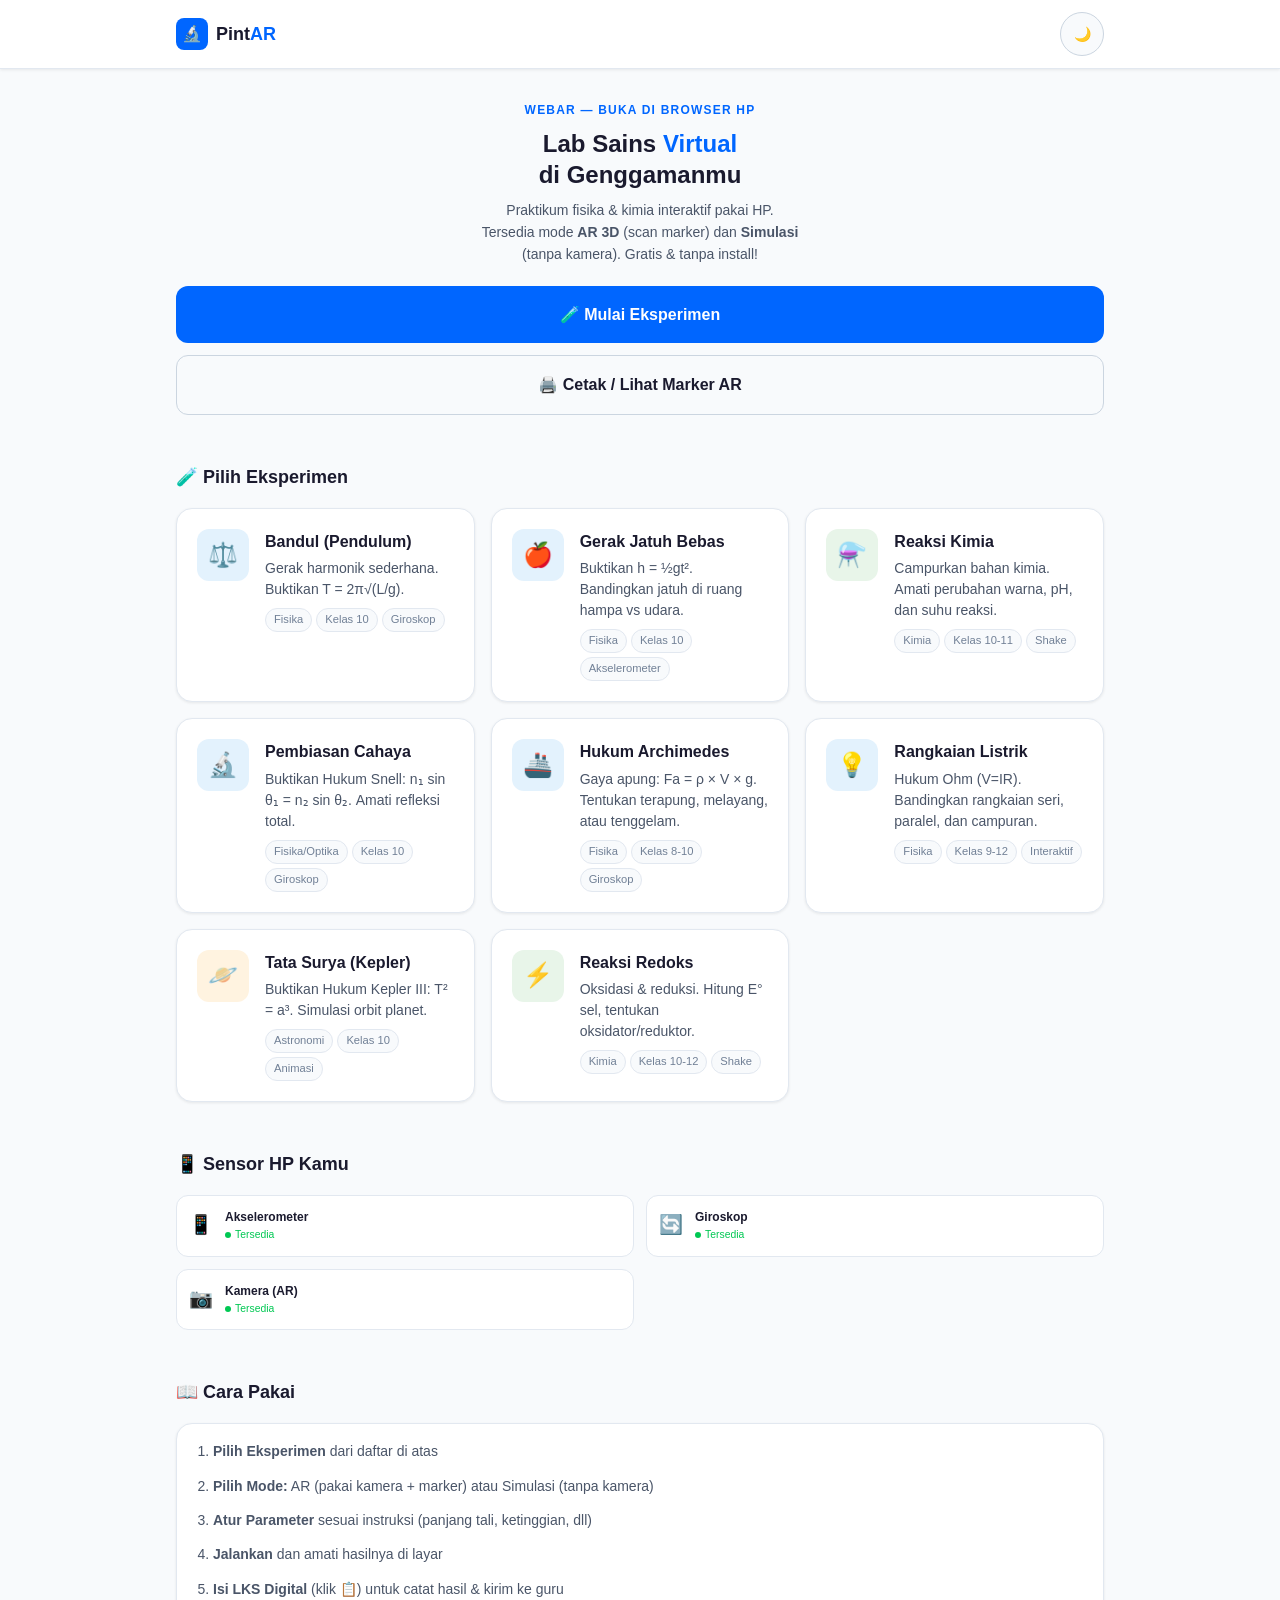
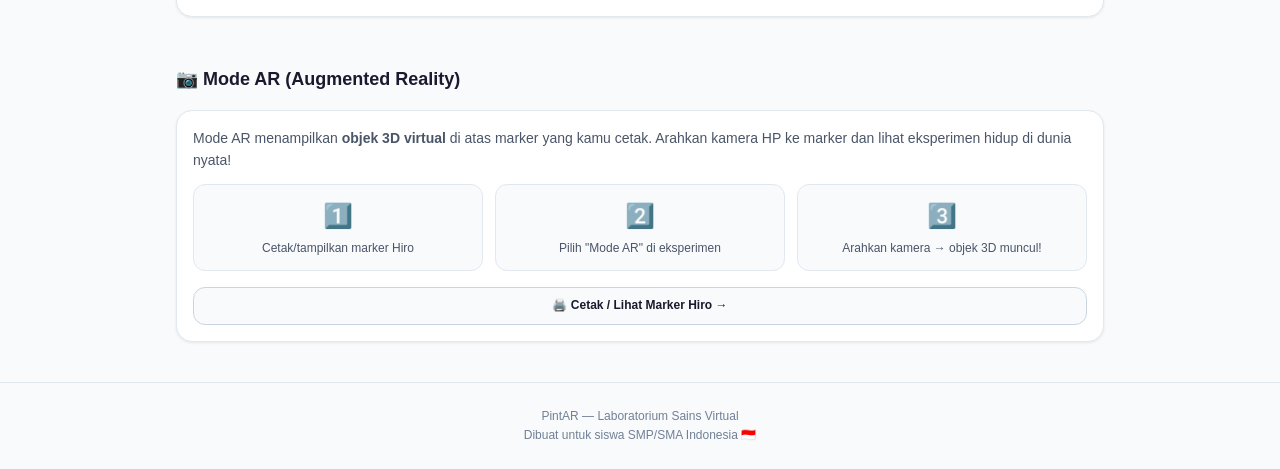
<file: index.html>
<!DOCTYPE html>
<html lang="id">
<head>
  <meta charset="UTF-8">
  <meta name="viewport" content="width=device-width, initial-scale=1.0, maximum-scale=5.0">
  <meta name="description" content="PintAR — Laboratorium Sains Virtual untuk siswa SMP/SMA. Praktikum fisika & kimia dengan AR langsung dari HP.">
  <meta name="theme-color" content="#0066FF">
  <meta name="apple-mobile-web-app-capable" content="yes">
  <meta name="apple-mobile-web-app-status-bar-style" content="default">
  <link rel="manifest" href="manifest.json">
  <link rel="icon" href="data:image/svg+xml,<svg xmlns='http://www.w3.org/2000/svg' viewBox='0 0 100 100'><text y='.9em' font-size='90'>🔬</text></svg>">
  <link rel="apple-touch-icon" href="assets/icons/icon-192.png">
  <title>PintAR — Lab Sains Virtual</title>
  <link rel="stylesheet" href="css/styles.css">
</head>
<body>

  <!-- Navigation -->
  <nav class="navbar">
    <div class="container">
      <a href="/" class="navbar-brand">
        <span class="brand-icon">🔬</span>
        <span>Pint<strong style="color:var(--brand-primary)">AR</strong></span>
      </a>
      <div class="navbar-actions">
        <button class="btn btn-icon btn-secondary" id="btn-theme" aria-label="Ganti tema">🌙</button>
      </div>
    </div>
  </nav>

  <main>
    <!-- Hero -->
    <section class="hero">
      <div class="container">
        <p style="font-size:var(--fs-xs);font-weight:600;color:var(--brand-primary);text-transform:uppercase;letter-spacing:0.1em;margin-bottom:var(--space-2)">WebAR — Buka di Browser HP</p>
        <h1>Lab Sains <span class="brand-highlight">Virtual</span><br>di Genggamanmu</h1>
        <p>Praktikum fisika & kimia interaktif pakai HP. Tersedia mode <strong>AR 3D</strong> (scan marker) dan <strong>Simulasi</strong> (tanpa kamera). Gratis & tanpa install!</p>
        <a href="#experiments" class="btn btn-primary btn-lg btn-block" style="margin-bottom:var(--space-3)">🧪 Mulai Eksperimen</a>
        <a href="marker.html" class="btn btn-secondary btn-lg btn-block">🖨️ Cetak / Lihat Marker AR</a>
      </div>
    </section>


    <!-- Experiments Grid -->
    <section id="experiments" style="padding: var(--space-6) 0;">
      <div class="container">
        <h2 class="section-title">🧪 Pilih Eksperimen</h2>

        <div class="exp-grid">
          <!-- Pendulum -->
          <div class="card exp-card" onclick="goTo('experiments/pendulum.html')">
            <div class="card-icon physics">⚖️</div>
            <div class="card-body">
              <h3>Bandul (Pendulum)</h3>
              <p>Gerak harmonik sederhana. Buktikan T = 2π√(L/g).</p>
              <div class="card-tags">
                <span class="tag">Fisika</span>
                <span class="tag">Kelas 10</span>
                <span class="tag">Giroskop</span>
              </div>
            </div>
          </div>

          <!-- Free Fall -->
          <div class="card exp-card" onclick="goTo('experiments/freefall.html')">
            <div class="card-icon physics">🍎</div>
            <div class="card-body">
              <h3>Gerak Jatuh Bebas</h3>
              <p>Buktikan h = ½gt². Bandingkan jatuh di ruang hampa vs udara.</p>
              <div class="card-tags">
                <span class="tag">Fisika</span>
                <span class="tag">Kelas 10</span>
                <span class="tag">Akselerometer</span>
              </div>
            </div>
          </div>

          <!-- Chemistry -->
          <div class="card exp-card" onclick="goTo('experiments/chemistry.html')">
            <div class="card-icon chemistry">⚗️</div>
            <div class="card-body">
              <h3>Reaksi Kimia</h3>
              <p>Campurkan bahan kimia. Amati perubahan warna, pH, dan suhu reaksi.</p>
              <div class="card-tags">
                <span class="tag">Kimia</span>
                <span class="tag">Kelas 10-11</span>
                <span class="tag">Shake</span>
              </div>
            </div>
          </div>

          <!-- Refraction -->
          <div class="card exp-card" onclick="goTo('experiments/refraction.html')">
            <div class="card-icon physics">🔬</div>
            <div class="card-body">
              <h3>Pembiasan Cahaya</h3>
              <p>Buktikan Hukum Snell: n₁ sin θ₁ = n₂ sin θ₂. Amati refleksi total.</p>
              <div class="card-tags">
                <span class="tag">Fisika/Optika</span>
                <span class="tag">Kelas 10</span>
                <span class="tag">Giroskop</span>
              </div>
            </div>
          </div>

          <!-- Archimedes -->
          <div class="card exp-card" onclick="goTo('experiments/archimedes.html')">
            <div class="card-icon physics">🚢</div>
            <div class="card-body">
              <h3>Hukum Archimedes</h3>
              <p>Gaya apung: Fa = ρ × V × g. Tentukan terapung, melayang, atau tenggelam.</p>
              <div class="card-tags">
                <span class="tag">Fisika</span>
                <span class="tag">Kelas 8-10</span>
                <span class="tag">Giroskop</span>
              </div>
            </div>
          </div>

          <!-- Circuit -->
          <div class="card exp-card" onclick="goTo('experiments/circuit.html')">
            <div class="card-icon physics">💡</div>
            <div class="card-body">
              <h3>Rangkaian Listrik</h3>
              <p>Hukum Ohm (V=IR). Bandingkan rangkaian seri, paralel, dan campuran.</p>
              <div class="card-tags">
                <span class="tag">Fisika</span>
                <span class="tag">Kelas 9-12</span>
                <span class="tag">Interaktif</span>
              </div>
            </div>
          </div>

          <!-- Solar System -->
          <div class="card exp-card" onclick="goTo('experiments/solarsystem.html')">
            <div class="card-icon astronomy">🪐</div>
            <div class="card-body">
              <h3>Tata Surya (Kepler)</h3>
              <p>Buktikan Hukum Kepler III: T² = a³. Simulasi orbit planet.</p>
              <div class="card-tags">
                <span class="tag">Astronomi</span>
                <span class="tag">Kelas 10</span>
                <span class="tag">Animasi</span>
              </div>
            </div>
          </div>

          <!-- Redox -->
          <div class="card exp-card" onclick="goTo('experiments/redox.html')">
            <div class="card-icon chemistry">⚡</div>
            <div class="card-body">
              <h3>Reaksi Redoks</h3>
              <p>Oksidasi & reduksi. Hitung E° sel, tentukan oksidator/reduktor.</p>
              <div class="card-tags">
                <span class="tag">Kimia</span>
                <span class="tag">Kelas 10-12</span>
                <span class="tag">Shake</span>
              </div>
            </div>
          </div>
        </div>
      </div>
    </section>


    <!-- Sensor Status -->
    <section style="padding: var(--space-6) 0;">
      <div class="container">
        <h2 class="section-title">📱 Sensor HP Kamu</h2>
        <div class="sensor-grid">
          <div class="sensor-item" id="sensor-accel">
            <span class="sensor-icon">📱</span>
            <div>
              <div class="sensor-name">Akselerometer</div>
              <div class="sensor-status">
                <span class="status-dot"></span>
                <span class="status-text">Cek...</span>
              </div>
            </div>
          </div>
          <div class="sensor-item" id="sensor-gyro">
            <span class="sensor-icon">🔄</span>
            <div>
              <div class="sensor-name">Giroskop</div>
              <div class="sensor-status">
                <span class="status-dot"></span>
                <span class="status-text">Cek...</span>
              </div>
            </div>
          </div>
          <div class="sensor-item" id="sensor-camera">
            <span class="sensor-icon">📷</span>
            <div>
              <div class="sensor-name">Kamera (AR)</div>
              <div class="sensor-status">
                <span class="status-dot"></span>
                <span class="status-text">Cek...</span>
              </div>
            </div>
          </div>
        </div>
      </div>
    </section>

    <!-- How to Use -->
    <section style="padding: var(--space-6) 0;">
      <div class="container">
        <h2 class="section-title">📖 Cara Pakai</h2>
        <div class="card" style="padding:var(--space-4)">
          <ol style="list-style:decimal;padding-left:var(--space-5);display:flex;flex-direction:column;gap:var(--space-3);font-size:var(--fs-sm);color:var(--text-secondary);">
            <li><strong>Pilih Eksperimen</strong> dari daftar di atas</li>
            <li><strong>Pilih Mode:</strong> AR (pakai kamera + marker) atau Simulasi (tanpa kamera)</li>
            <li><strong>Atur Parameter</strong> sesuai instruksi (panjang tali, ketinggian, dll)</li>
            <li><strong>Jalankan</strong> dan amati hasilnya di layar</li>
            <li><strong>Isi LKS Digital</strong> (klik 📋) untuk catat hasil & kirim ke guru</li>
          </ol>
        </div>
      </div>
    </section>

    <!-- AR Info -->
    <section style="padding: var(--space-6) 0 var(--space-10);">
      <div class="container">
        <h2 class="section-title">📷 Mode AR (Augmented Reality)</h2>
        <div class="card" style="padding:var(--space-4)">
          <p style="font-size:var(--fs-sm);color:var(--text-secondary);margin-bottom:var(--space-3);line-height:1.6">
            Mode AR menampilkan <strong>objek 3D virtual</strong> di atas marker yang kamu cetak. Arahkan kamera HP ke marker dan lihat eksperimen hidup di dunia nyata!
          </p>
          <div style="display:flex;gap:var(--space-3);margin-bottom:var(--space-4);flex-wrap:wrap">
            <div style="flex:1;min-width:120px;padding:var(--space-3);background:var(--bg-primary);border-radius:var(--radius-md);border:1px solid var(--border-light);text-align:center">
              <p style="font-size:1.5rem;margin-bottom:var(--space-1)">1️⃣</p>
              <p style="font-size:var(--fs-xs);color:var(--text-secondary)">Cetak/tampilkan marker Hiro</p>
            </div>
            <div style="flex:1;min-width:120px;padding:var(--space-3);background:var(--bg-primary);border-radius:var(--radius-md);border:1px solid var(--border-light);text-align:center">
              <p style="font-size:1.5rem;margin-bottom:var(--space-1)">2️⃣</p>
              <p style="font-size:var(--fs-xs);color:var(--text-secondary)">Pilih "Mode AR" di eksperimen</p>
            </div>
            <div style="flex:1;min-width:120px;padding:var(--space-3);background:var(--bg-primary);border-radius:var(--radius-md);border:1px solid var(--border-light);text-align:center">
              <p style="font-size:1.5rem;margin-bottom:var(--space-1)">3️⃣</p>
              <p style="font-size:var(--fs-xs);color:var(--text-secondary)">Arahkan kamera → objek 3D muncul!</p>
            </div>
          </div>
          <a href="marker.html" class="btn btn-secondary btn-block btn-sm">🖨️ Cetak / Lihat Marker Hiro →</a>
        </div>
      </div>
    </section>
  </main>

  <!-- Footer -->
  <footer style="padding:var(--space-6) 0;border-top:1px solid var(--border-light);text-align:center;">
    <div class="container">
      <p style="font-size:var(--fs-xs);color:var(--text-muted)">
        PintAR — Laboratorium Sains Virtual<br>
        Dibuat untuk siswa SMP/SMA Indonesia 🇮🇩
      </p>
    </div>
  </footer>

  <script src="js/app.js"></script>
</body>
</html>
</file>
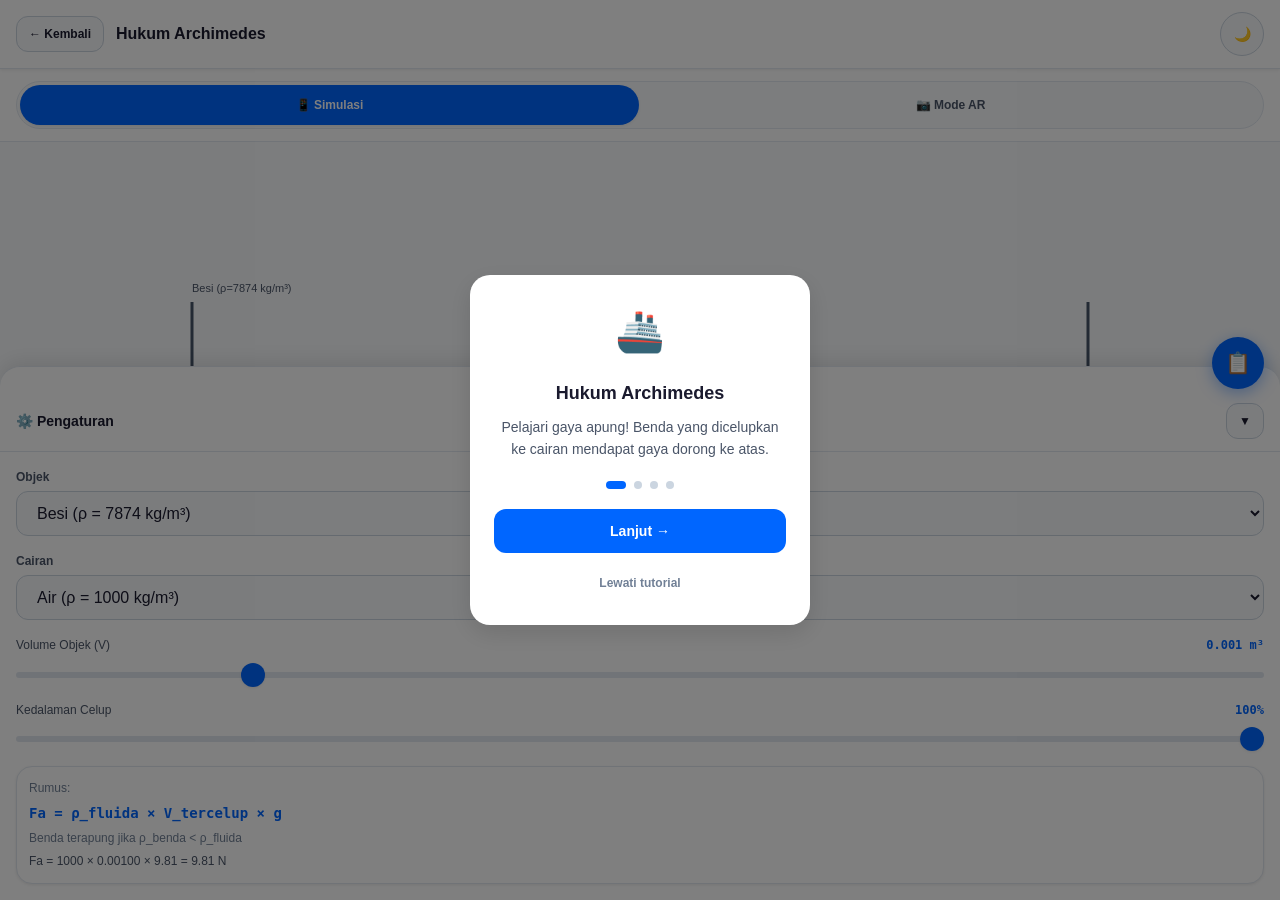
<file: experiments/archimedes.html>
<!DOCTYPE html>
<html lang="id">
<head>
  <meta charset="UTF-8">
  <meta name="viewport" content="width=device-width, initial-scale=1.0, maximum-scale=5.0">
  <meta name="theme-color" content="#0066FF">
  <title>Hukum Archimedes | PintAR</title>
  <link rel="stylesheet" href="../css/styles.css">
  <link rel="manifest" href="../manifest.json">
</head>
<body class="exp-page">

  <header class="exp-header">
    <button class="btn btn-sm btn-secondary" onclick="goTo('../index.html')">← Kembali</button>
    <h1>Hukum Archimedes</h1>
    <button class="btn btn-icon btn-secondary" id="btn-theme" aria-label="Tema">🌙</button>
  </header>

  <div style="padding:var(--space-3) var(--space-4);background:var(--bg-secondary);border-bottom:1px solid var(--border-light);">
    <div class="mode-switcher" id="mode-switcher">
      <button class="mode-btn active" data-mode="sim">📱 Simulasi</button>
      <button class="mode-btn" data-mode="ar">📷 Mode AR</button>
    </div>
  </div>

  <div class="sim-canvas-container" id="sim-view">
    <canvas class="sim-canvas" id="archimedes-canvas"></canvas>
  </div>
  <div class="ar-viewport hidden" id="ar-view"></div>

  <div class="live-data-bar">
    <div class="data-chip">
      <div class="data-label">Berat (W)</div>
      <div class="data-value" id="val-weight">0.00</div>
      <div class="data-unit">N</div>
    </div>
    <div class="data-chip">
      <div class="data-label">Gaya Apung (Fa)</div>
      <div class="data-value" id="val-buoyancy">0.00</div>
      <div class="data-unit">N</div>
    </div>
    <div class="data-chip">
      <div class="data-label">Berat Semu</div>
      <div class="data-value" id="val-apparent">0.00</div>
      <div class="data-unit">N</div>
    </div>
    <div class="data-chip">
      <div class="data-label">Status</div>
      <div class="data-value" id="val-status" style="font-size:var(--fs-xs)">—</div>
    </div>
  </div>

  <div class="bottom-sheet open" id="controls-sheet">
    <div class="bottom-sheet-handle"></div>
    <div class="bottom-sheet-header">
      <h3>⚙️ Pengaturan</h3>
      <button class="btn btn-sm btn-secondary" id="btn-toggle-sheet">▼</button>
    </div>
    <div class="bottom-sheet-body">
      <div class="form-group">
        <label class="form-label">Objek</label>
        <select class="form-select" id="ctrl-object">
          <option value="iron">Besi (ρ = 7874 kg/m³)</option>
          <option value="wood">Kayu (ρ = 600 kg/m³)</option>
          <option value="ice">Es Batu (ρ = 917 kg/m³)</option>
          <option value="aluminum">Aluminium (ρ = 2700 kg/m³)</option>
          <option value="cork">Gabus (ρ = 120 kg/m³)</option>
        </select>
      </div>

      <div class="form-group">
        <label class="form-label">Cairan</label>
        <select class="form-select" id="ctrl-fluid">
          <option value="water">Air (ρ = 1000 kg/m³)</option>
          <option value="saltwater">Air Laut (ρ = 1025 kg/m³)</option>
          <option value="oil">Minyak (ρ = 800 kg/m³)</option>
          <option value="mercury">Raksa (ρ = 13546 kg/m³)</option>
        </select>
      </div>

      <div class="form-group">
        <div class="slider-row">
          <span class="slider-label">Volume Objek (V)</span>
          <span class="slider-value" id="disp-volume">0.001 m³</span>
        </div>
        <input type="range" id="ctrl-volume" min="0.0001" max="0.005" step="0.0001" value="0.001">
      </div>

      <div class="form-group">
        <div class="slider-row">
          <span class="slider-label">Kedalaman Celup</span>
          <span class="slider-value" id="disp-depth">100%</span>
        </div>
        <input type="range" id="ctrl-depth" min="0" max="100" step="1" value="100">
      </div>

      <div class="card" style="padding:var(--space-3);margin-top:var(--space-3)">
        <p style="font-size:var(--fs-xs);color:var(--text-muted);margin-bottom:4px">Rumus:</p>
        <p style="font-size:var(--fs-sm);font-weight:700;font-family:var(--font-mono);color:var(--brand-primary)">Fa = ρ_fluida × V_tercelup × g</p>
        <p style="font-size:var(--fs-xs);color:var(--text-muted);margin-top:4px">Benda terapung jika ρ_benda &lt; ρ_fluida</p>
        <p style="font-size:var(--fs-xs);color:var(--text-secondary);margin-top:4px" id="disp-calc"></p>
      </div>
    </div>
  </div>

  <script src="../js/app.js"></script>
  <script type="module" src="../js/experiments/archimedes.js"></script>
</body>
</html>
</file>
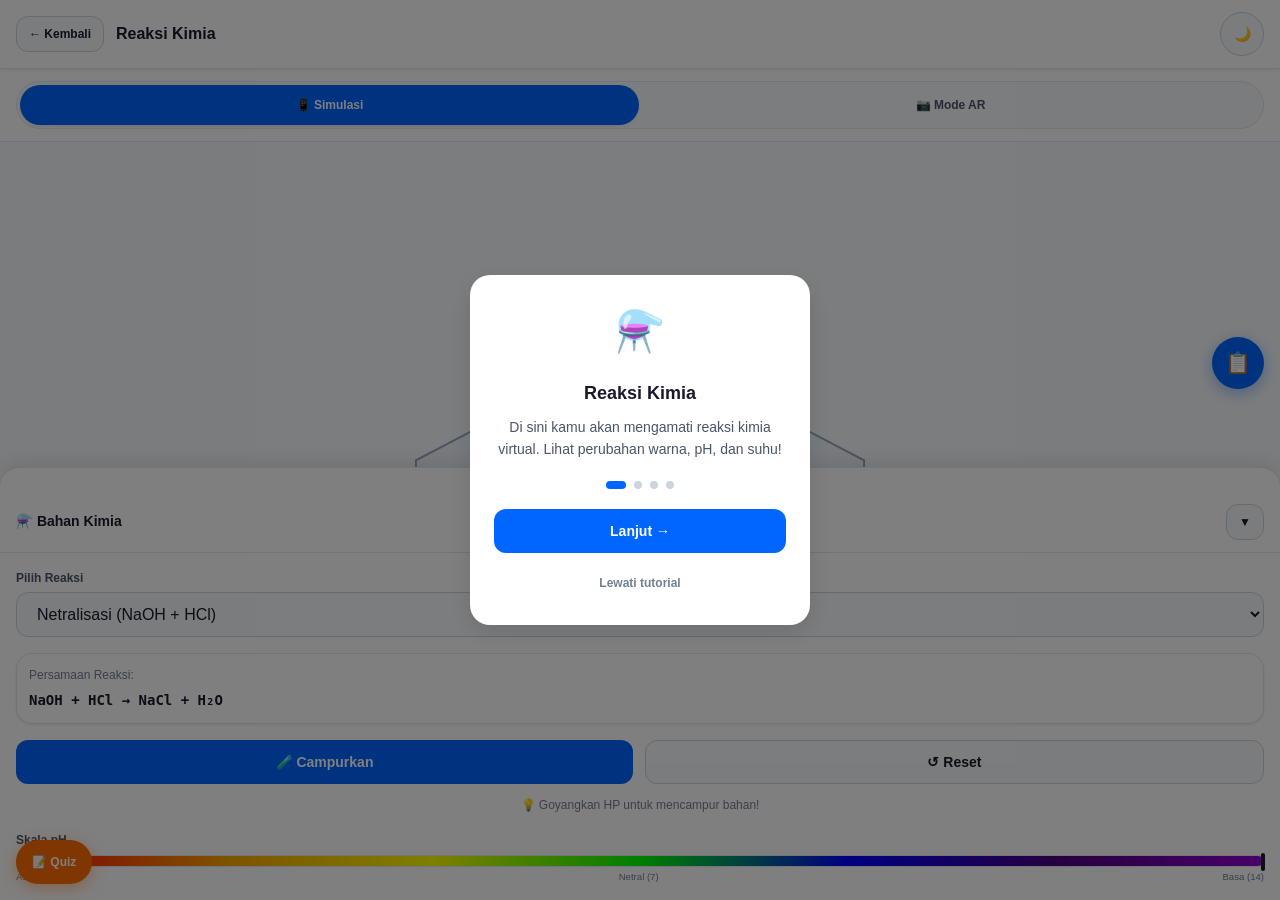
<file: experiments/chemistry.html>
<!DOCTYPE html>
<html lang="id">
<head>
  <meta charset="UTF-8">
  <meta name="viewport" content="width=device-width, initial-scale=1.0, maximum-scale=5.0">
  <meta name="theme-color" content="#0066FF">
  <title>Reaksi Kimia | PintAR</title>
  <link rel="stylesheet" href="../css/styles.css">
  <link rel="manifest" href="../manifest.json">
</head>
<body class="exp-page">

  <header class="exp-header">
    <button class="btn btn-sm btn-secondary" onclick="goTo('../index.html')">← Kembali</button>
    <h1>Reaksi Kimia</h1>
    <button class="btn btn-icon btn-secondary" id="btn-theme" aria-label="Tema">🌙</button>
  </header>

  <!-- Mode -->
  <div style="padding:var(--space-3) var(--space-4);background:var(--bg-secondary);border-bottom:1px solid var(--border-light);">
    <div class="mode-switcher" id="mode-switcher">
      <button class="mode-btn active" data-mode="sim">📱 Simulasi</button>
      <button class="mode-btn" data-mode="ar">📷 Mode AR</button>
    </div>
  </div>

  <!-- Canvas simulation -->
  <div class="sim-canvas-container" id="sim-view">
    <canvas class="sim-canvas" id="chem-canvas"></canvas>
  </div>
  <div class="ar-viewport hidden" id="ar-view"></div>

  <!-- Live Data -->
  <div class="live-data-bar">
    <div class="data-chip">
      <div class="data-label">pH</div>
      <div class="data-value" id="val-ph">14.0</div>
    </div>
    <div class="data-chip">
      <div class="data-label">Suhu</div>
      <div class="data-value" id="val-temp">25°</div>
      <div class="data-unit">C</div>
    </div>
    <div class="data-chip">
      <div class="data-label">Progres</div>
      <div class="data-value" id="val-progress">0%</div>
    </div>
  </div>


  <!-- Controls -->
  <div class="bottom-sheet open" id="controls-sheet">
    <div class="bottom-sheet-handle"></div>
    <div class="bottom-sheet-header">
      <h3>⚗️ Bahan Kimia</h3>
      <button class="btn btn-sm btn-secondary" id="btn-toggle-sheet">▼</button>
    </div>
    <div class="bottom-sheet-body">
      <div class="form-group">
        <label class="form-label">Pilih Reaksi</label>
        <select class="form-select" id="ctrl-reaction">
          <option value="neutralization">Netralisasi (NaOH + HCl)</option>
          <option value="bakingSoda">Gas (Cuka + Baking Soda)</option>
          <option value="permanganate">Oksidasi (KMnO₄ + H₂O₂)</option>
        </select>
      </div>

      <div class="card" style="padding:var(--space-3);margin-bottom:var(--space-4)">
        <p style="font-size:var(--fs-xs);color:var(--text-muted);margin-bottom:4px">Persamaan Reaksi:</p>
        <p style="font-size:var(--fs-sm);font-weight:600;font-family:var(--font-mono)" id="disp-equation">NaOH + HCl → NaCl + H₂O</p>
      </div>

      <div style="display:flex;gap:var(--space-3)">
        <button class="btn btn-primary" id="btn-mix" style="flex:1">🧪 Campurkan</button>
        <button class="btn btn-secondary" id="btn-reset" style="flex:1">↺ Reset</button>
      </div>

      <p style="font-size:var(--fs-xs);color:var(--text-muted);text-align:center;margin-top:var(--space-3)">
        💡 Goyangkan HP untuk mencampur bahan!
      </p>

      <!-- pH bar -->
      <div style="margin-top:var(--space-4)">
        <label class="form-label">Skala pH</label>
        <div style="height:12px;border-radius:6px;background:linear-gradient(to right,#FF0000,#FFA500,#FFFF00,#00FF00,#0000FF,#4B0082,#9400D3);position:relative;border:1px solid var(--border-light);">
          <div id="ph-marker" style="position:absolute;top:-3px;width:4px;height:18px;background:var(--text-primary);border-radius:2px;left:100%;transform:translateX(-50%);transition:left 0.5s;"></div>
        </div>
        <div style="display:flex;justify-content:space-between;font-size:0.6rem;color:var(--text-muted);margin-top:2px">
          <span>Asam (0)</span><span>Netral (7)</span><span>Basa (14)</span>
        </div>
      </div>
    </div>
  </div>

  <script src="../js/app.js"></script>
  <script type="module" src="../js/experiments/chemistry.js"></script>
</body>
</html>
</file>
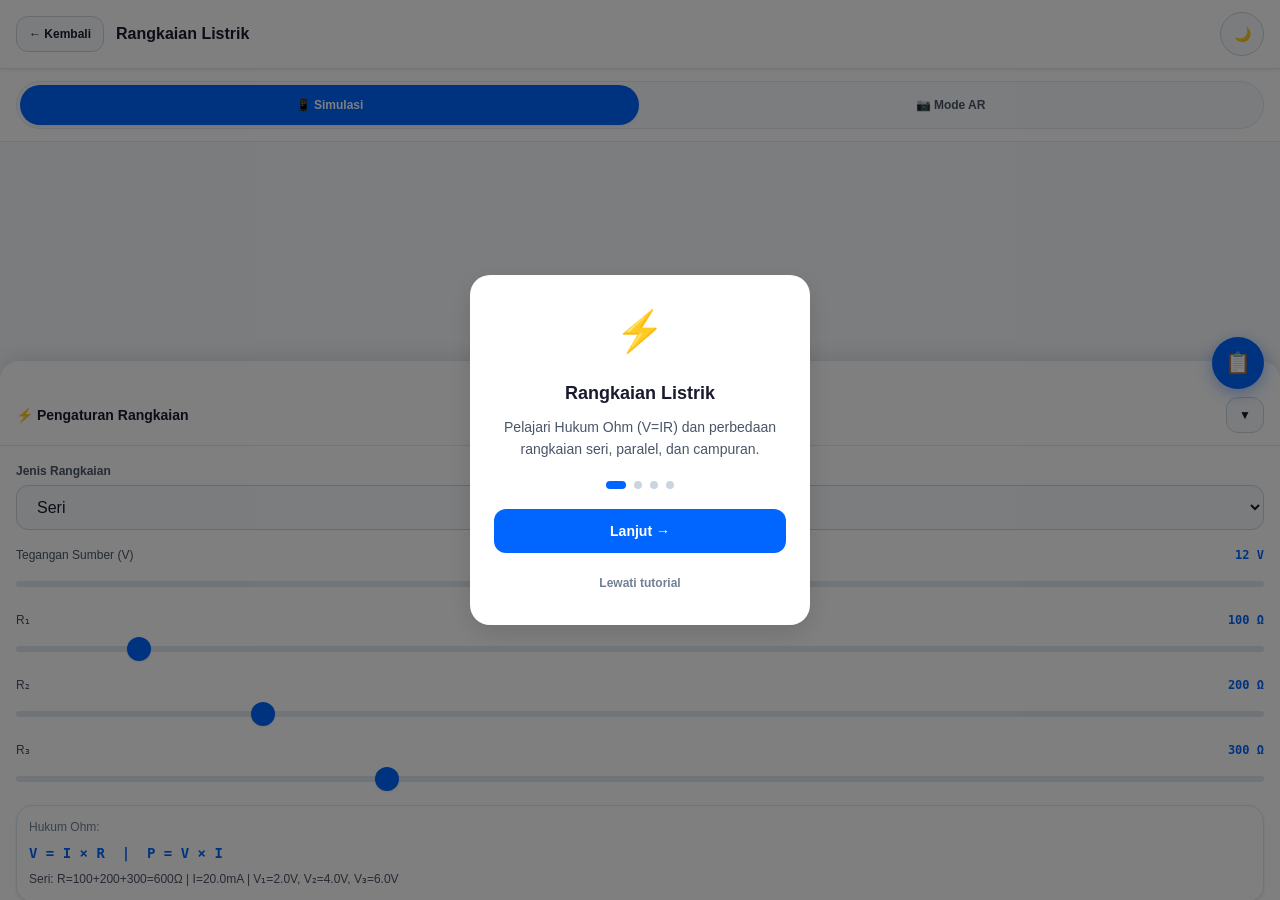
<file: experiments/circuit.html>
<!DOCTYPE html>
<html lang="id">
<head>
  <meta charset="UTF-8">
  <meta name="viewport" content="width=device-width, initial-scale=1.0, maximum-scale=5.0">
  <meta name="theme-color" content="#0066FF">
  <title>Rangkaian Listrik | PintAR</title>
  <link rel="stylesheet" href="../css/styles.css">
  <link rel="manifest" href="../manifest.json">
</head>
<body class="exp-page">

  <header class="exp-header">
    <button class="btn btn-sm btn-secondary" onclick="goTo('../index.html')">← Kembali</button>
    <h1>Rangkaian Listrik</h1>
    <button class="btn btn-icon btn-secondary" id="btn-theme" aria-label="Tema">🌙</button>
  </header>

  <div style="padding:var(--space-3) var(--space-4);background:var(--bg-secondary);border-bottom:1px solid var(--border-light);">
    <div class="mode-switcher" id="mode-switcher">
      <button class="mode-btn active" data-mode="sim">📱 Simulasi</button>
      <button class="mode-btn" data-mode="ar">📷 Mode AR</button>
    </div>
  </div>

  <div class="sim-canvas-container" id="sim-view">
    <canvas class="sim-canvas" id="circuit-canvas"></canvas>
  </div>
  <div class="ar-viewport hidden" id="ar-view"></div>

  <div class="live-data-bar">
    <div class="data-chip">
      <div class="data-label">Tegangan (V)</div>
      <div class="data-value" id="val-voltage">0.00</div>
      <div class="data-unit">Volt</div>
    </div>
    <div class="data-chip">
      <div class="data-label">Arus (I)</div>
      <div class="data-value" id="val-current">0.00</div>
      <div class="data-unit">Ampere</div>
    </div>
    <div class="data-chip">
      <div class="data-label">R Total</div>
      <div class="data-value" id="val-resistance">0.00</div>
      <div class="data-unit">Ω</div>
    </div>
    <div class="data-chip">
      <div class="data-label">Daya (P)</div>
      <div class="data-value" id="val-power">0.00</div>
      <div class="data-unit">Watt</div>
    </div>
  </div>

  <div class="bottom-sheet open" id="controls-sheet">
    <div class="bottom-sheet-handle"></div>
    <div class="bottom-sheet-header">
      <h3>⚡ Pengaturan Rangkaian</h3>
      <button class="btn btn-sm btn-secondary" id="btn-toggle-sheet">▼</button>
    </div>
    <div class="bottom-sheet-body">
      <div class="form-group">
        <label class="form-label">Jenis Rangkaian</label>
        <select class="form-select" id="ctrl-type">
          <option value="series">Seri</option>
          <option value="parallel">Paralel</option>
          <option value="mixed">Campuran (Seri + Paralel)</option>
        </select>
      </div>

      <div class="form-group">
        <div class="slider-row">
          <span class="slider-label">Tegangan Sumber (V)</span>
          <span class="slider-value" id="disp-voltage">12 V</span>
        </div>
        <input type="range" id="ctrl-voltage" min="1" max="24" step="0.5" value="12">
      </div>

      <div class="form-group">
        <div class="slider-row">
          <span class="slider-label">R₁</span>
          <span class="slider-value" id="disp-r1">100 Ω</span>
        </div>
        <input type="range" id="ctrl-r1" min="10" max="1000" step="10" value="100">
      </div>

      <div class="form-group">
        <div class="slider-row">
          <span class="slider-label">R₂</span>
          <span class="slider-value" id="disp-r2">200 Ω</span>
        </div>
        <input type="range" id="ctrl-r2" min="10" max="1000" step="10" value="200">
      </div>

      <div class="form-group">
        <div class="slider-row">
          <span class="slider-label">R₃</span>
          <span class="slider-value" id="disp-r3">300 Ω</span>
        </div>
        <input type="range" id="ctrl-r3" min="10" max="1000" step="10" value="300">
      </div>

      <div class="card" style="padding:var(--space-3);margin-top:var(--space-3)">
        <p style="font-size:var(--fs-xs);color:var(--text-muted);margin-bottom:4px">Hukum Ohm:</p>
        <p style="font-size:var(--fs-sm);font-weight:700;font-family:var(--font-mono);color:var(--brand-primary)">V = I × R &nbsp;|&nbsp; P = V × I</p>
        <p style="font-size:var(--fs-xs);color:var(--text-secondary);margin-top:6px" id="disp-detail"></p>
      </div>
    </div>
  </div>

  <script src="../js/app.js"></script>
  <script type="module" src="../js/experiments/circuit.js"></script>
</body>
</html>
</file>
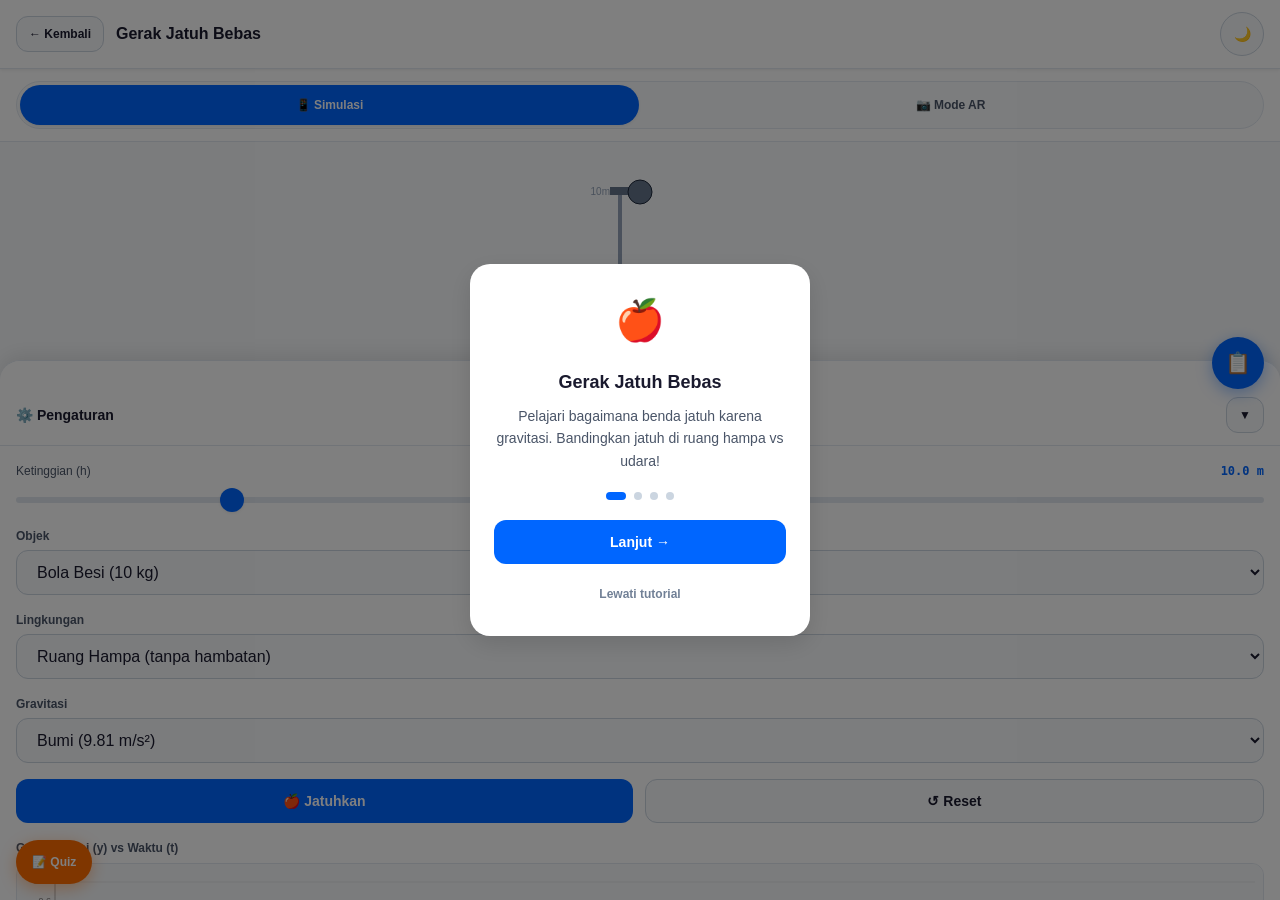
<file: experiments/freefall.html>
<!DOCTYPE html>
<html lang="id">
<head>
  <meta charset="UTF-8">
  <meta name="viewport" content="width=device-width, initial-scale=1.0, maximum-scale=5.0">
  <meta name="theme-color" content="#0066FF">
  <title>Gerak Jatuh Bebas | PintAR</title>
  <link rel="stylesheet" href="../css/styles.css">
  <link rel="manifest" href="../manifest.json">
</head>
<body class="exp-page">

  <!-- Header -->
  <header class="exp-header">
    <button class="btn btn-sm btn-secondary" onclick="goTo('../index.html')">← Kembali</button>
    <h1>Gerak Jatuh Bebas</h1>
    <button class="btn btn-icon btn-secondary" id="btn-theme" aria-label="Tema">🌙</button>
  </header>

  <!-- Mode Switcher -->
  <div style="padding:var(--space-3) var(--space-4);background:var(--bg-secondary);border-bottom:1px solid var(--border-light);">
    <div class="mode-switcher" id="mode-switcher">
      <button class="mode-btn active" data-mode="sim">📱 Simulasi</button>
      <button class="mode-btn" data-mode="ar">📷 Mode AR</button>
    </div>
  </div>

  <!-- Simulation -->
  <div class="sim-canvas-container" id="sim-view">
    <canvas class="sim-canvas" id="freefall-canvas"></canvas>
  </div>
  <div class="ar-viewport hidden" id="ar-view"></div>

  <!-- Live Data -->
  <div class="live-data-bar">
    <div class="data-chip">
      <div class="data-label">Waktu</div>
      <div class="data-value" id="val-time">0.00</div>
      <div class="data-unit">detik</div>
    </div>
    <div class="data-chip">
      <div class="data-label">Kecepatan</div>
      <div class="data-value" id="val-velocity">0.0</div>
      <div class="data-unit">m/s</div>
    </div>
    <div class="data-chip">
      <div class="data-label">Posisi</div>
      <div class="data-value" id="val-position">10.0</div>
      <div class="data-unit">meter</div>
    </div>
  </div>


  <!-- Bottom Sheet -->
  <div class="bottom-sheet open" id="controls-sheet">
    <div class="bottom-sheet-handle"></div>
    <div class="bottom-sheet-header">
      <h3>⚙️ Pengaturan</h3>
      <button class="btn btn-sm btn-secondary" id="btn-toggle-sheet">▼</button>
    </div>
    <div class="bottom-sheet-body">
      <div class="form-group">
        <div class="slider-row">
          <span class="slider-label">Ketinggian (h)</span>
          <span class="slider-value" id="disp-height">10.0 m</span>
        </div>
        <input type="range" id="ctrl-height" min="2" max="50" step="1" value="10">
      </div>

      <div class="form-group">
        <label class="form-label">Objek</label>
        <select class="form-select" id="ctrl-object">
          <option value="iron">Bola Besi (10 kg)</option>
          <option value="wood">Bola Kayu (1 kg)</option>
          <option value="feather">Bulu (0.01 kg)</option>
        </select>
      </div>

      <div class="form-group">
        <label class="form-label">Lingkungan</label>
        <select class="form-select" id="ctrl-env">
          <option value="vacuum">Ruang Hampa (tanpa hambatan)</option>
          <option value="air">Di Udara (ada hambatan)</option>
        </select>
      </div>

      <div class="form-group">
        <label class="form-label">Gravitasi</label>
        <select class="form-select" id="ctrl-gravity">
          <option value="9.81">Bumi (9.81 m/s²)</option>
          <option value="1.62">Bulan (1.62 m/s²)</option>
          <option value="3.72">Mars (3.72 m/s²)</option>
        </select>
      </div>

      <div style="display:flex;gap:var(--space-3)">
        <button class="btn btn-primary" id="btn-drop" style="flex:1">🍎 Jatuhkan</button>
        <button class="btn btn-secondary" id="btn-reset" style="flex:1">↺ Reset</button>
      </div>

      <div style="margin-top:var(--space-4)">
        <label class="form-label">Grafik Posisi (y) vs Waktu (t)</label>
        <div class="graph-box">
          <canvas id="graph-canvas"></canvas>
        </div>
      </div>
    </div>
  </div>

  <script src="../js/app.js"></script>
  <script type="module" src="../js/experiments/freefall.js"></script>
</body>
</html>
</file>
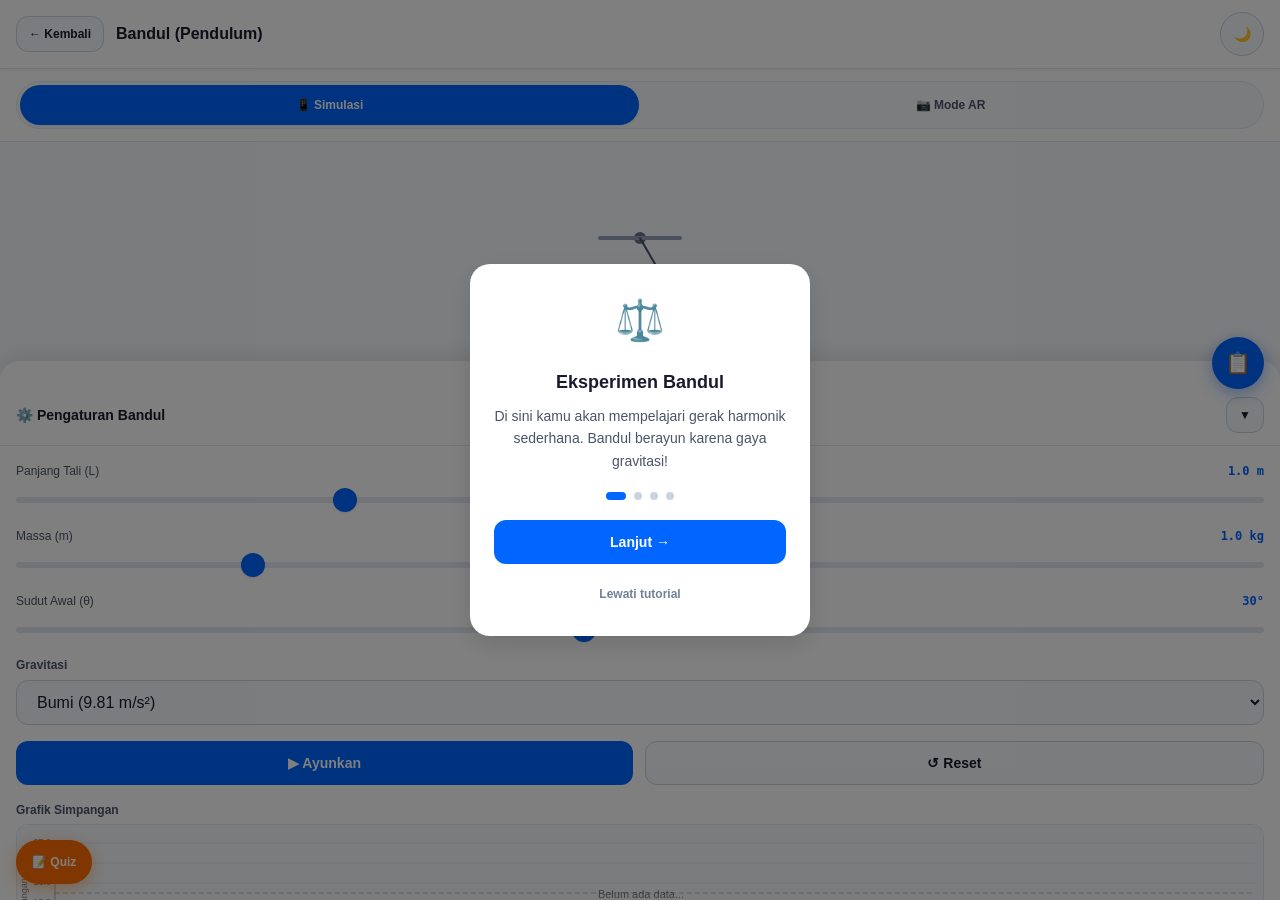
<file: experiments/pendulum.html>
<!DOCTYPE html>
<html lang="id">
<head>
  <meta charset="UTF-8">
  <meta name="viewport" content="width=device-width, initial-scale=1.0, maximum-scale=5.0">
  <meta name="theme-color" content="#0066FF">
  <title>Bandul (Pendulum) | PintAR</title>
  <link rel="stylesheet" href="../css/styles.css">
  <link rel="manifest" href="../manifest.json">
</head>
<body class="exp-page">

  <!-- Header -->
  <header class="exp-header">
    <button class="btn btn-sm btn-secondary" onclick="goTo('../index.html')">← Kembali</button>
    <h1>Bandul (Pendulum)</h1>
    <button class="btn btn-icon btn-secondary" id="btn-theme" aria-label="Tema">🌙</button>
  </header>

  <!-- Mode Switcher -->
  <div style="padding:var(--space-3) var(--space-4);background:var(--bg-secondary);border-bottom:1px solid var(--border-light);">
    <div class="mode-switcher" id="mode-switcher">
      <button class="mode-btn active" data-mode="sim">📱 Simulasi</button>
      <button class="mode-btn" data-mode="ar">📷 Mode AR</button>
    </div>
  </div>

  <!-- Simulation Viewport (default) -->
  <div class="sim-canvas-container" id="sim-view">
    <canvas class="sim-canvas" id="pendulum-canvas"></canvas>
  </div>

  <!-- AR Viewport (hidden initially, loaded on demand) -->
  <div class="ar-viewport hidden" id="ar-view"></div>

  <!-- Live Data Bar -->
  <div class="live-data-bar" id="data-bar">
    <div class="data-chip">
      <div class="data-label">Periode Teori</div>
      <div class="data-value" id="val-t-theory">0.00</div>
      <div class="data-unit">detik</div>
    </div>
    <div class="data-chip">
      <div class="data-label">Periode Aktual</div>
      <div class="data-value" id="val-t-actual">0.00</div>
      <div class="data-unit">detik</div>
    </div>
    <div class="data-chip">
      <div class="data-label">Sudut</div>
      <div class="data-value" id="val-angle">0.0°</div>
    </div>
  </div>


  <!-- Bottom Sheet Controls -->
  <div class="bottom-sheet" id="controls-sheet">
    <div class="bottom-sheet-handle"></div>
    <div class="bottom-sheet-header">
      <h3>⚙️ Pengaturan Bandul</h3>
      <button class="btn btn-sm btn-secondary" id="btn-toggle-sheet">▲</button>
    </div>
    <div class="bottom-sheet-body">
      <!-- Length -->
      <div class="form-group">
        <div class="slider-row">
          <span class="slider-label">Panjang Tali (L)</span>
          <span class="slider-value" id="disp-length">1.0 m</span>
        </div>
        <input type="range" id="ctrl-length" min="0.3" max="3.0" step="0.1" value="1.0">
      </div>

      <!-- Mass -->
      <div class="form-group">
        <div class="slider-row">
          <span class="slider-label">Massa (m)</span>
          <span class="slider-value" id="disp-mass">1.0 kg</span>
        </div>
        <input type="range" id="ctrl-mass" min="0.1" max="5.0" step="0.1" value="1.0">
      </div>

      <!-- Angle -->
      <div class="form-group">
        <div class="slider-row">
          <span class="slider-label">Sudut Awal (θ)</span>
          <span class="slider-value" id="disp-angle">30°</span>
        </div>
        <input type="range" id="ctrl-angle" min="5" max="60" step="1" value="30">
      </div>

      <!-- Gravity -->
      <div class="form-group">
        <label class="form-label">Gravitasi</label>
        <select class="form-select" id="ctrl-gravity">
          <option value="9.81">Bumi (9.81 m/s²)</option>
          <option value="1.62">Bulan (1.62 m/s²)</option>
          <option value="3.72">Mars (3.72 m/s²)</option>
          <option value="24.79">Jupiter (24.79 m/s²)</option>
        </select>
      </div>

      <!-- Actions -->
      <div style="display:flex;gap:var(--space-3)">
        <button class="btn btn-primary" id="btn-start" style="flex:1">▶ Ayunkan</button>
        <button class="btn btn-secondary" id="btn-reset" style="flex:1">↺ Reset</button>
      </div>

      <!-- Graph -->
      <div style="margin-top:var(--space-4)">
        <label class="form-label">Grafik Simpangan</label>
        <div class="graph-box">
          <canvas id="graph-canvas"></canvas>
        </div>
      </div>
    </div>
  </div>

  <script src="../js/app.js"></script>
  <script type="module" src="../js/experiments/pendulum.js"></script>
</body>
</html>
</file>
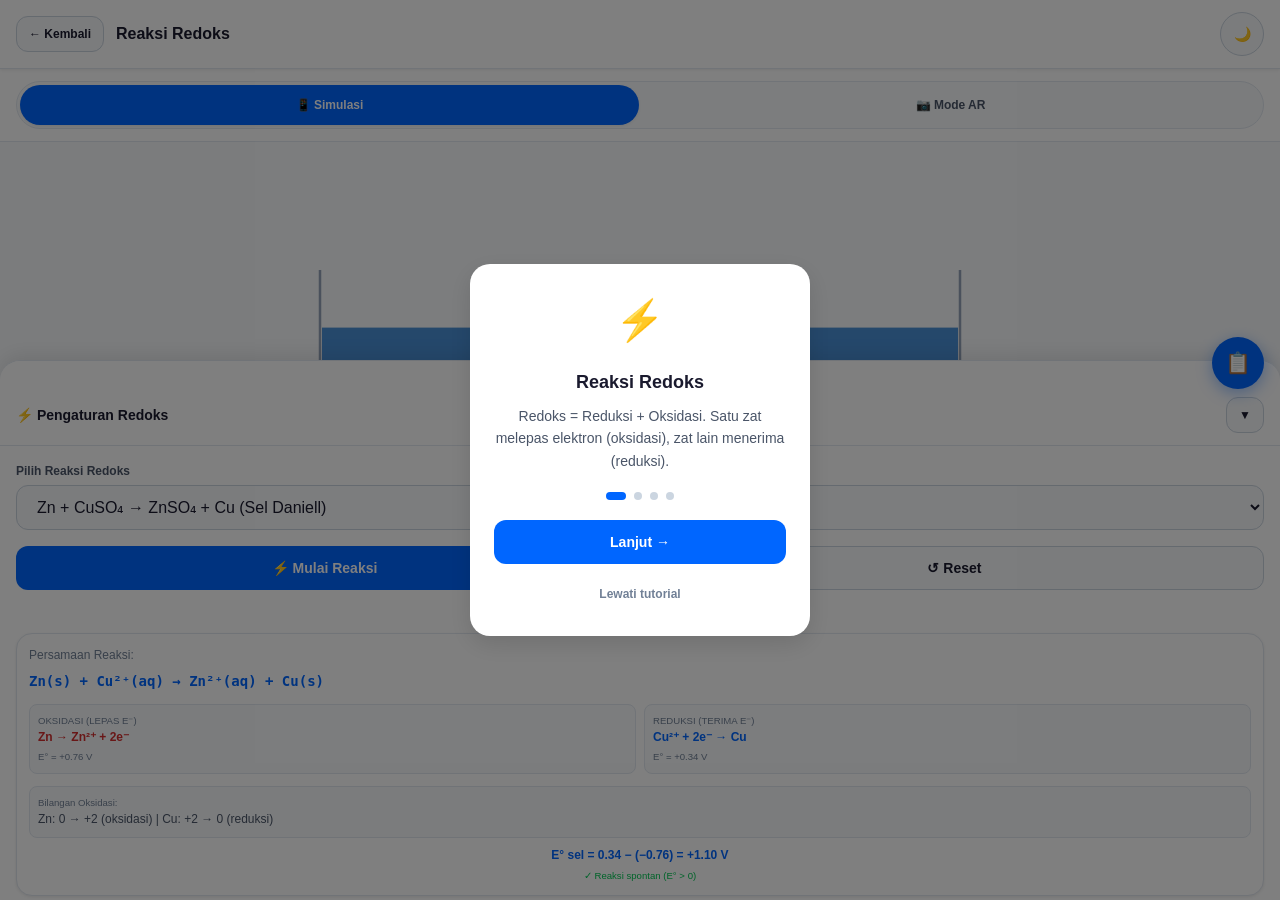
<file: experiments/redox.html>
<!DOCTYPE html>
<html lang="id">
<head>
  <meta charset="UTF-8">
  <meta name="viewport" content="width=device-width, initial-scale=1.0, maximum-scale=5.0">
  <meta name="theme-color" content="#0066FF">
  <title>Reaksi Redoks | PintAR</title>
  <link rel="stylesheet" href="../css/styles.css">
  <link rel="manifest" href="../manifest.json">
</head>
<body class="exp-page">

  <header class="exp-header">
    <button class="btn btn-sm btn-secondary" onclick="goTo('../index.html')">← Kembali</button>
    <h1>Reaksi Redoks</h1>
    <button class="btn btn-icon btn-secondary" id="btn-theme" aria-label="Tema">🌙</button>
  </header>

  <div style="padding:var(--space-3) var(--space-4);background:var(--bg-secondary);border-bottom:1px solid var(--border-light);">
    <div class="mode-switcher" id="mode-switcher">
      <button class="mode-btn active" data-mode="sim">📱 Simulasi</button>
      <button class="mode-btn" data-mode="ar">📷 Mode AR</button>
    </div>
  </div>

  <div class="sim-canvas-container" id="sim-view">
    <canvas class="sim-canvas" id="redox-canvas"></canvas>
  </div>
  <div class="ar-viewport hidden" id="ar-view"></div>

  <div class="live-data-bar">
    <div class="data-chip">
      <div class="data-label">Oksidator</div>
      <div class="data-value" id="val-oxidizer" style="font-size:var(--fs-xs)">Cu²⁺</div>
    </div>
    <div class="data-chip">
      <div class="data-label">Reduktor</div>
      <div class="data-value" id="val-reducer" style="font-size:var(--fs-xs)">Zn</div>
    </div>
    <div class="data-chip">
      <div class="data-label">E° sel</div>
      <div class="data-value" id="val-ecell">1.10</div>
      <div class="data-unit">Volt</div>
    </div>
    <div class="data-chip">
      <div class="data-label">Progres</div>
      <div class="data-value" id="val-progress">0%</div>
    </div>
  </div>

  <div class="bottom-sheet open" id="controls-sheet">
    <div class="bottom-sheet-handle"></div>
    <div class="bottom-sheet-header">
      <h3>⚡ Pengaturan Redoks</h3>
      <button class="btn btn-sm btn-secondary" id="btn-toggle-sheet">▼</button>
    </div>
    <div class="bottom-sheet-body">
      <div class="form-group">
        <label class="form-label">Pilih Reaksi Redoks</label>
        <select class="form-select" id="ctrl-reaction">
          <option value="zn_cu">Zn + CuSO₄ → ZnSO₄ + Cu (Sel Daniell)</option>
          <option value="fe_cu">Fe + CuSO₄ → FeSO₄ + Cu</option>
          <option value="mg_hcl">Mg + 2HCl → MgCl₂ + H₂↑</option>
          <option value="na_h2o">2Na + 2H₂O → 2NaOH + H₂↑</option>
          <option value="fe_rust">4Fe + 3O₂ → 2Fe₂O₃ (Karat)</option>
          <option value="mno2_hcl">MnO₂ + 4HCl → MnCl₂ + Cl₂↑ + 2H₂O</option>
        </select>
      </div>

      <div style="display:flex;gap:var(--space-3)">
        <button class="btn btn-primary" id="btn-react" style="flex:1">⚡ Mulai Reaksi</button>
        <button class="btn btn-secondary" id="btn-reset" style="flex:1">↺ Reset</button>
      </div>

      <p style="font-size:var(--fs-xs);color:var(--text-muted);text-align:center;margin-top:var(--space-3)">
        💡 Goyangkan HP untuk mempercepat reaksi!
      </p>

      <!-- Reaction Detail Card -->
      <div class="card" style="padding:var(--space-3);margin-top:var(--space-3)">
        <p style="font-size:var(--fs-xs);color:var(--text-muted);margin-bottom:4px">Persamaan Reaksi:</p>
        <p style="font-size:var(--fs-sm);font-weight:700;font-family:var(--font-mono);color:var(--brand-primary)" id="disp-equation">Zn + Cu²⁺ → Zn²⁺ + Cu</p>
        <div style="margin-top:var(--space-3);display:grid;grid-template-columns:1fr 1fr;gap:var(--space-2)">
          <div style="padding:var(--space-2);background:var(--bg-primary);border-radius:var(--radius-sm);border:1px solid var(--border-light)">
            <p style="font-size:0.6rem;color:var(--text-muted);text-transform:uppercase">Oksidasi (lepas e⁻)</p>
            <p style="font-size:var(--fs-xs);font-weight:700;color:#D32F2F" id="disp-oxidation">Zn → Zn²⁺ + 2e⁻</p>
            <p style="font-size:0.6rem;color:var(--text-muted);margin-top:2px" id="disp-eox">E° = +0.76 V</p>
          </div>
          <div style="padding:var(--space-2);background:var(--bg-primary);border-radius:var(--radius-sm);border:1px solid var(--border-light)">
            <p style="font-size:0.6rem;color:var(--text-muted);text-transform:uppercase">Reduksi (terima e⁻)</p>
            <p style="font-size:var(--fs-xs);font-weight:700;color:#0066FF" id="disp-reduction">Cu²⁺ + 2e⁻ → Cu</p>
            <p style="font-size:0.6rem;color:var(--text-muted);margin-top:2px" id="disp-ered">E° = +0.34 V</p>
          </div>
        </div>
        <div style="margin-top:var(--space-3);padding:var(--space-2);background:var(--bg-primary);border-radius:var(--radius-sm);border:1px solid var(--border-light)">
          <p style="font-size:0.6rem;color:var(--text-muted)">Bilangan Oksidasi:</p>
          <p style="font-size:var(--fs-xs);color:var(--text-secondary)" id="disp-biloks">Zn: 0 → +2 (oksidasi) | Cu: +2 → 0 (reduksi)</p>
        </div>
        <div style="margin-top:var(--space-2);text-align:center">
          <p style="font-size:var(--fs-xs);font-weight:700;color:var(--brand-primary)" id="disp-ecell">E° sel = E° katoda − E° anoda = +0.34 − (−0.76) = +1.10 V</p>
          <p style="font-size:0.6rem;color:var(--text-muted);margin-top:2px" id="disp-spontan">✓ Reaksi spontan (E° > 0)</p>
        </div>
      </div>
    </div>
  </div>

  <script src="../js/app.js"></script>
  <script type="module" src="../js/experiments/redox.js"></script>
</body>
</html>
</file>
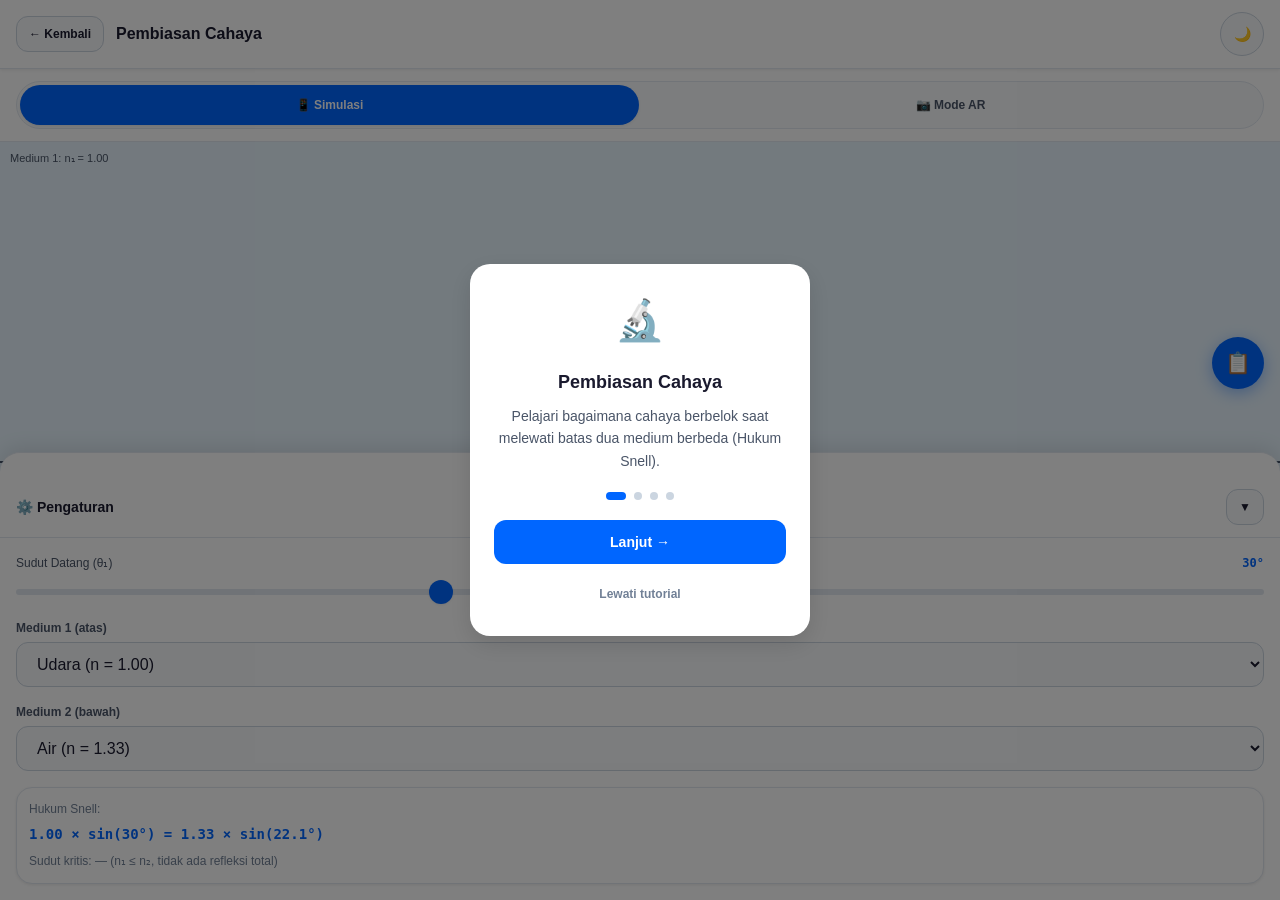
<file: experiments/refraction.html>
<!DOCTYPE html>
<html lang="id">
<head>
  <meta charset="UTF-8">
  <meta name="viewport" content="width=device-width, initial-scale=1.0, maximum-scale=5.0">
  <meta name="theme-color" content="#0066FF">
  <title>Pembiasan Cahaya | PintAR</title>
  <link rel="stylesheet" href="../css/styles.css">
  <link rel="manifest" href="../manifest.json">
</head>
<body class="exp-page">

  <header class="exp-header">
    <button class="btn btn-sm btn-secondary" onclick="goTo('../index.html')">← Kembali</button>
    <h1>Pembiasan Cahaya</h1>
    <button class="btn btn-icon btn-secondary" id="btn-theme" aria-label="Tema">🌙</button>
  </header>

  <div style="padding:var(--space-3) var(--space-4);background:var(--bg-secondary);border-bottom:1px solid var(--border-light);">
    <div class="mode-switcher" id="mode-switcher">
      <button class="mode-btn active" data-mode="sim">📱 Simulasi</button>
      <button class="mode-btn" data-mode="ar">📷 Mode AR</button>
    </div>
  </div>

  <div class="sim-canvas-container" id="sim-view">
    <canvas class="sim-canvas" id="refraction-canvas"></canvas>
  </div>
  <div class="ar-viewport hidden" id="ar-view"></div>

  <div class="live-data-bar">
    <div class="data-chip">
      <div class="data-label">θ₁ (datang)</div>
      <div class="data-value" id="val-theta1">30.0°</div>
    </div>
    <div class="data-chip">
      <div class="data-label">θ₂ (bias)</div>
      <div class="data-value" id="val-theta2">19.5°</div>
    </div>
    <div class="data-chip">
      <div class="data-label">n₁</div>
      <div class="data-value" id="val-n1">1.00</div>
    </div>
    <div class="data-chip">
      <div class="data-label">n₂</div>
      <div class="data-value" id="val-n2">1.52</div>
    </div>
    <div class="data-chip">
      <div class="data-label">Status</div>
      <div class="data-value" id="val-status" style="font-size:var(--fs-xs)">Dibiaskan</div>
    </div>
  </div>

  <div class="bottom-sheet open" id="controls-sheet">
    <div class="bottom-sheet-handle"></div>
    <div class="bottom-sheet-header">
      <h3>⚙️ Pengaturan</h3>
      <button class="btn btn-sm btn-secondary" id="btn-toggle-sheet">▼</button>
    </div>
    <div class="bottom-sheet-body">
      <div class="form-group">
        <div class="slider-row">
          <span class="slider-label">Sudut Datang (θ₁)</span>
          <span class="slider-value" id="disp-theta1">30°</span>
        </div>
        <input type="range" id="ctrl-theta1" min="0" max="89" step="1" value="30">
      </div>

      <div class="form-group">
        <label class="form-label">Medium 1 (atas)</label>
        <select class="form-select" id="ctrl-medium1">
          <option value="1.00">Udara (n = 1.00)</option>
          <option value="1.33">Air (n = 1.33)</option>
          <option value="1.52">Kaca (n = 1.52)</option>
          <option value="2.42">Berlian (n = 2.42)</option>
        </select>
      </div>

      <div class="form-group">
        <label class="form-label">Medium 2 (bawah)</label>
        <select class="form-select" id="ctrl-medium2">
          <option value="1.00">Udara (n = 1.00)</option>
          <option value="1.33" selected>Air (n = 1.33)</option>
          <option value="1.52">Kaca (n = 1.52)</option>
          <option value="2.42">Berlian (n = 2.42)</option>
        </select>
      </div>

      <div class="card" style="padding:var(--space-3);margin-top:var(--space-3)">
        <p style="font-size:var(--fs-xs);color:var(--text-muted);margin-bottom:4px">Hukum Snell:</p>
        <p style="font-size:var(--fs-sm);font-weight:700;font-family:var(--font-mono);color:var(--brand-primary)" id="disp-formula">n₁ sin(θ₁) = n₂ sin(θ₂)</p>
        <p style="font-size:var(--fs-xs);color:var(--text-muted);margin-top:6px" id="disp-critical">Sudut kritis: —</p>
      </div>
    </div>
  </div>

  <script src="../js/app.js"></script>
  <script type="module" src="../js/experiments/refraction.js"></script>
</body>
</html>
</file>
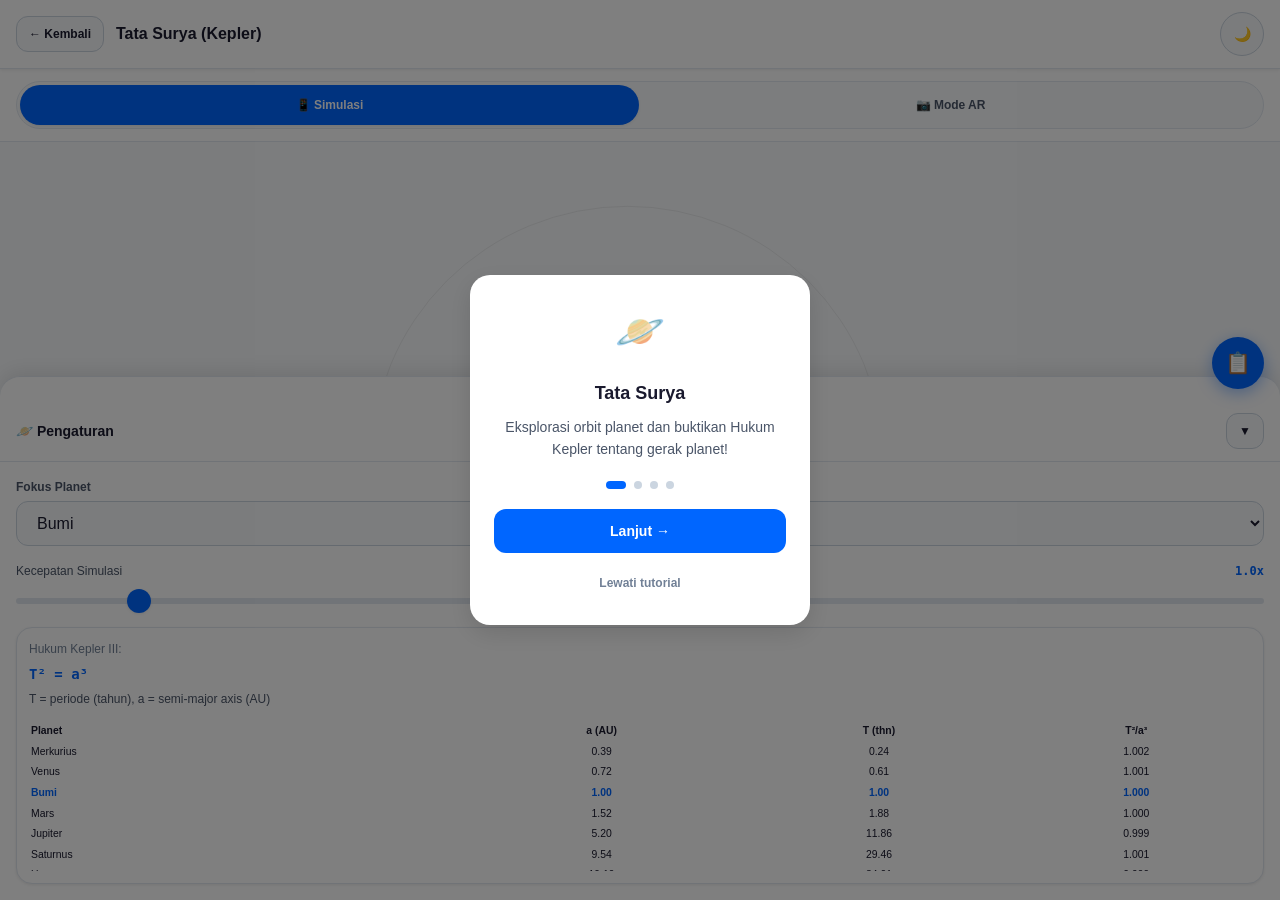
<file: experiments/solarsystem.html>
<!DOCTYPE html>
<html lang="id">
<head>
  <meta charset="UTF-8">
  <meta name="viewport" content="width=device-width, initial-scale=1.0, maximum-scale=5.0">
  <meta name="theme-color" content="#0066FF">
  <title>Tata Surya | PintAR</title>
  <link rel="stylesheet" href="../css/styles.css">
  <link rel="manifest" href="../manifest.json">
</head>
<body class="exp-page">

  <header class="exp-header">
    <button class="btn btn-sm btn-secondary" onclick="goTo('../index.html')">← Kembali</button>
    <h1>Tata Surya (Kepler)</h1>
    <button class="btn btn-icon btn-secondary" id="btn-theme" aria-label="Tema">🌙</button>
  </header>

  <div style="padding:var(--space-3) var(--space-4);background:var(--bg-secondary);border-bottom:1px solid var(--border-light);">
    <div class="mode-switcher" id="mode-switcher">
      <button class="mode-btn active" data-mode="sim">📱 Simulasi</button>
      <button class="mode-btn" data-mode="ar">📷 Mode AR</button>
    </div>
  </div>

  <div class="sim-canvas-container" id="sim-view">
    <canvas class="sim-canvas" id="solar-canvas"></canvas>
  </div>
  <div class="ar-viewport hidden" id="ar-view"></div>

  <div class="live-data-bar">
    <div class="data-chip">
      <div class="data-label">Planet</div>
      <div class="data-value" id="val-planet-name" style="font-size:var(--fs-xs)">Bumi</div>
    </div>
    <div class="data-chip">
      <div class="data-label">a</div>
      <div class="data-value" id="val-semimajor">1.000</div>
      <div class="data-unit">AU</div>
    </div>
    <div class="data-chip">
      <div class="data-label">T</div>
      <div class="data-value" id="val-period">1.000</div>
      <div class="data-unit">tahun</div>
    </div>
    <div class="data-chip">
      <div class="data-label">T²/a³</div>
      <div class="data-value" id="val-kepler3">1.000</div>
    </div>
  </div>

  <div class="bottom-sheet open" id="controls-sheet">
    <div class="bottom-sheet-handle"></div>
    <div class="bottom-sheet-header">
      <h3>🪐 Pengaturan</h3>
      <button class="btn btn-sm btn-secondary" id="btn-toggle-sheet">▼</button>
    </div>
    <div class="bottom-sheet-body">
      <div class="form-group">
        <label class="form-label">Fokus Planet</label>
        <select class="form-select" id="ctrl-planet">
          <option value="0">Merkurius</option>
          <option value="1">Venus</option>
          <option value="2" selected>Bumi</option>
          <option value="3">Mars</option>
          <option value="4">Jupiter</option>
          <option value="5">Saturnus</option>
          <option value="6">Uranus</option>
          <option value="7">Neptunus</option>
        </select>
      </div>

      <div class="form-group">
        <div class="slider-row">
          <span class="slider-label">Kecepatan Simulasi</span>
          <span class="slider-value" id="disp-speed">1.0x</span>
        </div>
        <input type="range" id="ctrl-speed" min="0.1" max="10" step="0.1" value="1">
      </div>

      <div class="card" style="padding:var(--space-3);margin-top:var(--space-3)">
        <p style="font-size:var(--fs-xs);color:var(--text-muted);margin-bottom:4px">Hukum Kepler III:</p>
        <p style="font-size:var(--fs-sm);font-weight:700;font-family:var(--font-mono);color:var(--brand-primary)">T² = a³</p>
        <p style="font-size:var(--fs-xs);color:var(--text-secondary);margin-top:4px">T = periode (tahun), a = semi-major axis (AU)</p>
        <div id="disp-kepler-table" style="margin-top:var(--space-3);max-height:150px;overflow-y:auto;"></div>
      </div>
    </div>
  </div>

  <script src="../js/app.js"></script>
  <script type="module" src="../js/experiments/solarsystem.js"></script>
</body>
</html>
</file>
<file: css/styles.css>
/* ============================================
   PintAR Mobile — Design System
   Mobile-first, lightweight, high contrast
   Optimized for budget phones (SMP/SMA students)
   ============================================ */

/* ---------- CSS Variables ---------- */
:root {
  /* Colors - Light theme (default for outdoor/classroom use) */
  --bg-primary: #f8fafc;
  --bg-secondary: #ffffff;
  --bg-card: #ffffff;
  --bg-overlay: rgba(0, 0, 0, 0.5);

  /* Brand */
  --brand-primary: #0066FF;
  --brand-secondary: #00C853;
  --brand-accent: #FF6D00;
  --brand-danger: #D32F2F;

  /* Text - High contrast for readability */
  --text-primary: #1a1a2e;
  --text-secondary: #4a5568;
  --text-muted: #718096;
  --text-inverse: #ffffff;


  /* Borders & Shadows */
  --border-light: #e2e8f0;
  --border-medium: #cbd5e0;
  --shadow-sm: 0 1px 3px rgba(0,0,0,0.08);
  --shadow-md: 0 4px 12px rgba(0,0,0,0.1);
  --shadow-lg: 0 8px 24px rgba(0,0,0,0.12);

  /* Typography */
  --font-primary: -apple-system, BlinkMacSystemFont, 'Segoe UI', Roboto, sans-serif;
  --font-mono: 'SF Mono', 'Cascadia Code', monospace;

  --fs-xs: 0.75rem;
  --fs-sm: 0.875rem;
  --fs-base: 1rem;
  --fs-lg: 1.125rem;
  --fs-xl: 1.25rem;
  --fs-2xl: 1.5rem;
  --fs-3xl: 2rem;

  /* Spacing */
  --space-1: 0.25rem;
  --space-2: 0.5rem;
  --space-3: 0.75rem;
  --space-4: 1rem;
  --space-5: 1.25rem;
  --space-6: 1.5rem;
  --space-8: 2rem;
  --space-10: 2.5rem;
  --space-12: 3rem;

  /* Radius */
  --radius-sm: 0.5rem;
  --radius-md: 0.75rem;
  --radius-lg: 1rem;
  --radius-xl: 1.25rem;
  --radius-full: 9999px;

  /* Touch targets - minimum 44px for accessibility */
  --touch-min: 44px;
  --touch-comfortable: 48px;
}


/* ---------- Dark Mode ---------- */
@media (prefers-color-scheme: dark) {
  :root {
    --bg-primary: #0f172a;
    --bg-secondary: #1e293b;
    --bg-card: #1e293b;
    --bg-overlay: rgba(0, 0, 0, 0.7);
    --text-primary: #f1f5f9;
    --text-secondary: #cbd5e0;
    --text-muted: #94a3b8;
    --text-inverse: #0f172a;
    --border-light: #334155;
    --border-medium: #475569;
    --shadow-sm: 0 1px 3px rgba(0,0,0,0.3);
    --shadow-md: 0 4px 12px rgba(0,0,0,0.4);
    --shadow-lg: 0 8px 24px rgba(0,0,0,0.5);
    color-scheme: dark;
  }
  body {
    background-color: #0f172a;
    color: #f1f5f9;
  }
}

[data-theme="dark"] {
  --bg-primary: #0f172a;
  --bg-secondary: #1e293b;
  --bg-card: #1e293b;
  --bg-overlay: rgba(0, 0, 0, 0.7);
  --text-primary: #f1f5f9;
  --text-secondary: #cbd5e0;
  --text-muted: #94a3b8;
  --text-inverse: #0f172a;
  --border-light: #334155;
  --border-medium: #475569;
  --shadow-sm: 0 1px 3px rgba(0,0,0,0.3);
  --shadow-md: 0 4px 12px rgba(0,0,0,0.4);
  --shadow-lg: 0 8px 24px rgba(0,0,0,0.5);
  color-scheme: dark;
}

/* Force body and all backgrounds in dark mode */
[data-theme="dark"] body,
[data-theme="dark"] {
  background-color: #0f172a !important;
  color: #f1f5f9;
}

[data-theme="dark"] .card,
[data-theme="dark"] .exp-card {
  background: #1e293b;
  border-color: #334155;
}

[data-theme="dark"] .hero,
[data-theme="dark"] main,
[data-theme="dark"] section,
[data-theme="dark"] footer {
  background-color: transparent;
}

[data-theme="dark"] .section-title,
[data-theme="dark"] .hero h1,
[data-theme="dark"] h1, [data-theme="dark"] h2,
[data-theme="dark"] h3, [data-theme="dark"] h4 {
  color: #f1f5f9;
}

[data-theme="dark"] .hero p,
[data-theme="dark"] .exp-card .card-body p {
  color: #cbd5e0;
}

[data-theme="dark"] .exp-card .card-body h3 {
  color: #f1f5f9;
}

[data-theme="dark"] a {
  color: #60a5fa;
}

[data-theme="dark"] .navbar-brand {
  color: #f1f5f9;
}

[data-theme="dark"] .tutorial-card {
  background: #1e293b;
  color: #f1f5f9;
}

[data-theme="dark"] .tutorial-card p {
  color: #cbd5e0;
}

/* Dark mode overrides for specific elements */
[data-theme="dark"] .btn-secondary {
  background: #334155;
  color: #f1f5f9;
  border-color: #475569;
}

[data-theme="dark"] .btn-primary {
  background: #3b82f6;
  color: #ffffff;
}

[data-theme="dark"] .form-input,
[data-theme="dark"] .form-select,
[data-theme="dark"] .form-textarea {
  background: #0f172a;
  border-color: #475569;
  color: #f1f5f9;
}

[data-theme="dark"] input[type="range"] {
  background: #475569;
}

[data-theme="dark"] .tag {
  background: #334155;
  border-color: #475569;
  color: #cbd5e0;
}

[data-theme="dark"] .sensor-item {
  background: #1e293b;
  border-color: #334155;
}

[data-theme="dark"] .data-chip {
  background: #0f172a;
  border-color: #334155;
}

[data-theme="dark"] .data-chip .data-value {
  color: #60a5fa;
}

[data-theme="dark"] .bottom-sheet {
  background: #1e293b;
  border-color: #334155;
}

[data-theme="dark"] .live-data-bar {
  background: #1e293b;
  border-color: #334155;
}

[data-theme="dark"] .lks-panel {
  background: #1e293b;
}

[data-theme="dark"] .lks-section {
  background: #0f172a;
  border-color: #334155;
}

[data-theme="dark"] .graph-box {
  background: #0f172a;
  border-color: #334155;
}

[data-theme="dark"] .mode-switcher {
  background: #0f172a;
  border-color: #475569;
}

[data-theme="dark"] .mode-switcher .mode-btn {
  color: #94a3b8;
}

[data-theme="dark"] .mode-switcher .mode-btn.active {
  background: #3b82f6;
  color: #ffffff;
}

[data-theme="dark"] .navbar {
  background: #1e293b;
  border-color: #334155;
}

[data-theme="dark"] .exp-header {
  background: #1e293b;
  border-color: #334155;
}

[data-theme="dark"] .install-banner {
  background: #1e293b;
  border-color: #334155;
}

/* Dark mode: ensure ALL remaining elements */
[data-theme="dark"] .bottom-sheet-header {
  border-color: #334155;
}

[data-theme="dark"] .bottom-sheet-header h3 {
  color: #f1f5f9;
}

[data-theme="dark"] .slider-row .slider-label {
  color: #cbd5e0;
}

[data-theme="dark"] .form-label {
  color: #94a3b8;
}

[data-theme="dark"] .lks-panel-header {
  background: #1e293b;
  border-color: #334155;
}

[data-theme="dark"] .lks-panel-header h3 {
  color: #f1f5f9;
}

[data-theme="dark"] .lks-panel-footer {
  background: #1e293b;
  border-color: #334155;
}

[data-theme="dark"] .lks-section-title {
  color: #60a5fa;
}

[data-theme="dark"] .marker-overlay .instruction-box {
  background: #1e293b;
  color: #f1f5f9;
}

[data-theme="dark"] .data-chip .data-label {
  color: #94a3b8;
}

[data-theme="dark"] .data-chip .data-unit {
  color: #94a3b8;
}

[data-theme="dark"] .btn-icon.btn-secondary {
  background: #334155;
  color: #f1f5f9;
  border-color: #475569;
}

/* Dark mode for inline-styled cards in experiments */
[data-theme="dark"] .card p,
[data-theme="dark"] .bottom-sheet-body p {
  color: #cbd5e0;
}

[data-theme="dark"] .bottom-sheet-body .card {
  background: #0f172a;
  border-color: #334155;
}

[data-theme="dark"] select option {
  background: #1e293b;
  color: #f1f5f9;
}


/* ---------- Reset & Base ---------- */
*, *::before, *::after {
  margin: 0;
  padding: 0;
  box-sizing: border-box;
}

html {
  font-size: 16px;
  scroll-behavior: smooth;
  -webkit-text-size-adjust: 100%;
  -webkit-tap-highlight-color: transparent;
}

body {
  font-family: var(--font-primary);
  background: var(--bg-primary);
  color: var(--text-primary);
  line-height: 1.6;
  min-height: 100vh;
  min-height: 100dvh;
  overflow-x: hidden;
  -webkit-font-smoothing: antialiased;
}

a { color: var(--brand-primary); text-decoration: none; }
img { max-width: 100%; display: block; }
button { font-family: inherit; cursor: pointer; border: none; }
ul, ol { list-style: none; }

/* ---------- Layout ---------- */
.container {
  width: 100%;
  max-width: 480px;
  margin: 0 auto;
  padding: 0 var(--space-4);
}

@media (min-width: 768px) {
  .container { max-width: 720px; }
}

@media (min-width: 1024px) {
  .container { max-width: 960px; }
}


/* ---------- Header / Navbar ---------- */
.navbar {
  position: sticky;
  top: 0;
  z-index: 100;
  background: var(--bg-secondary);
  border-bottom: 1px solid var(--border-light);
  padding: var(--space-3) 0;
  box-shadow: var(--shadow-sm);
}

.navbar .container {
  display: flex;
  align-items: center;
  justify-content: space-between;
}

.navbar-brand {
  display: flex;
  align-items: center;
  gap: var(--space-2);
  font-size: var(--fs-lg);
  font-weight: 800;
  color: var(--text-primary);
}

.navbar-brand .brand-icon {
  width: 32px;
  height: 32px;
  background: var(--brand-primary);
  border-radius: var(--radius-sm);
  display: flex;
  align-items: center;
  justify-content: center;
  font-size: 1rem;
}

.navbar-actions {
  display: flex;
  align-items: center;
  gap: var(--space-2);
}

/* ---------- Buttons ---------- */
.btn {
  display: inline-flex;
  align-items: center;
  justify-content: center;
  gap: var(--space-2);
  min-height: var(--touch-min);
  padding: var(--space-3) var(--space-5);
  border-radius: var(--radius-md);
  font-size: var(--fs-sm);
  font-weight: 600;
  transition: all 0.2s ease;
  border: none;
  text-align: center;
}

.btn-primary {
  background: var(--brand-primary);
  color: var(--text-inverse);
}
.btn-primary:active { background: #0052CC; transform: scale(0.97); }

.btn-secondary {
  background: var(--bg-primary);
  color: var(--text-primary);
  border: 1px solid var(--border-medium);
}
.btn-secondary:active { background: var(--border-light); transform: scale(0.97); }

.btn-success {
  background: var(--brand-secondary);
  color: var(--text-inverse);
}

.btn-sm {
  min-height: 36px;
  padding: var(--space-2) var(--space-3);
  font-size: var(--fs-xs);
}

.btn-lg {
  min-height: 52px;
  padding: var(--space-4) var(--space-6);
  font-size: var(--fs-base);
}

.btn-block { width: 100%; }

.btn-icon {
  width: var(--touch-min);
  height: var(--touch-min);
  padding: 0;
  border-radius: var(--radius-full);
}


/* ---------- Cards ---------- */
.card {
  background: var(--bg-card);
  border: 1px solid var(--border-light);
  border-radius: var(--radius-lg);
  padding: var(--space-5);
  box-shadow: var(--shadow-sm);
  transition: transform 0.2s ease, box-shadow 0.2s ease;
}

.card:active {
  transform: scale(0.98);
  box-shadow: var(--shadow-md);
}

/* Experiment Cards */
.exp-grid {
  display: grid;
  grid-template-columns: 1fr;
  gap: var(--space-4);
}

@media (min-width: 768px) {
  .exp-grid { grid-template-columns: repeat(2, 1fr); }
}

@media (min-width: 1024px) {
  .exp-grid { grid-template-columns: repeat(3, 1fr); }
}

.exp-card {
  display: flex;
  align-items: flex-start;
  gap: var(--space-4);
  cursor: pointer;
  text-decoration: none;
  color: inherit;
}

.exp-card .card-icon {
  width: 52px;
  height: 52px;
  border-radius: var(--radius-md);
  display: flex;
  align-items: center;
  justify-content: center;
  font-size: 1.5rem;
  flex-shrink: 0;
}

.exp-card .card-icon.physics { background: #E3F2FD; }
.exp-card .card-icon.chemistry { background: #E8F5E9; }
.exp-card .card-icon.astronomy { background: #FFF3E0; }

[data-theme="dark"] .exp-card .card-icon.physics { background: #1a3a5c; }
[data-theme="dark"] .exp-card .card-icon.chemistry { background: #1a3c2a; }
[data-theme="dark"] .exp-card .card-icon.astronomy { background: #3c2a1a; }

.exp-card .card-body { flex: 1; }
.exp-card .card-body h3 {
  font-size: var(--fs-base);
  font-weight: 700;
  margin-bottom: var(--space-1);
}
.exp-card .card-body p {
  font-size: var(--fs-sm);
  color: var(--text-secondary);
  line-height: 1.5;
}

.card-tags {
  display: flex;
  flex-wrap: wrap;
  gap: var(--space-1);
  margin-top: var(--space-2);
}

.tag {
  padding: 2px var(--space-2);
  background: var(--bg-primary);
  border: 1px solid var(--border-light);
  border-radius: var(--radius-full);
  font-size: 0.7rem;
  color: var(--text-muted);
  font-weight: 500;
}


/* ---------- Hero Section ---------- */
.hero {
  padding: var(--space-8) 0 var(--space-6);
  text-align: center;
}

.hero h1 {
  font-size: var(--fs-2xl);
  font-weight: 800;
  margin-bottom: var(--space-2);
  line-height: 1.3;
}

.hero p {
  font-size: var(--fs-sm);
  color: var(--text-secondary);
  max-width: 320px;
  margin: 0 auto var(--space-5);
  line-height: 1.6;
}

.hero .brand-highlight {
  color: var(--brand-primary);
}

/* ---------- Section Headings ---------- */
.section-title {
  font-size: var(--fs-lg);
  font-weight: 700;
  margin-bottom: var(--space-4);
  display: flex;
  align-items: center;
  gap: var(--space-2);
}

/* ---------- Sensor Status ---------- */
.sensor-grid {
  display: grid;
  grid-template-columns: repeat(2, 1fr);
  gap: var(--space-3);
}

.sensor-item {
  display: flex;
  align-items: center;
  gap: var(--space-3);
  padding: var(--space-3);
  background: var(--bg-card);
  border: 1px solid var(--border-light);
  border-radius: var(--radius-md);
}

.sensor-item .sensor-icon { font-size: 1.2rem; }
.sensor-item .sensor-name {
  font-size: var(--fs-xs);
  font-weight: 600;
}
.sensor-item .sensor-status {
  font-size: 0.65rem;
  display: flex;
  align-items: center;
  gap: var(--space-1);
}

.status-dot {
  width: 6px;
  height: 6px;
  border-radius: 50%;
  background: var(--text-muted);
}
.status-dot.available { background: var(--brand-secondary); }
.status-dot.unavailable { background: var(--brand-danger); }


/* ---------- Toast Notifications ---------- */
.toast-container {
  position: fixed;
  bottom: var(--space-8);
  left: 50%;
  transform: translateX(-50%);
  z-index: 9999;
  display: flex;
  flex-direction: column;
  gap: var(--space-2);
  width: calc(100% - var(--space-8));
  max-width: 360px;
  pointer-events: none;
}

.toast {
  padding: var(--space-3) var(--space-4);
  border-radius: var(--radius-md);
  font-size: var(--fs-sm);
  font-weight: 500;
  display: flex;
  align-items: center;
  gap: var(--space-2);
  pointer-events: auto;
  animation: slideUp 0.3s ease;
  box-shadow: var(--shadow-md);
}

.toast.info { background: #E3F2FD; color: #1565C0; border: 1px solid #90CAF9; }
.toast.success { background: #E8F5E9; color: #2E7D32; border: 1px solid #A5D6A7; }
.toast.warning { background: #FFF3E0; color: #E65100; border: 1px solid #FFCC80; }
.toast.error { background: #FFEBEE; color: #C62828; border: 1px solid #EF9A9A; }

[data-theme="dark"] .toast.info { background: #1a3a5c; color: #90CAF9; }
[data-theme="dark"] .toast.success { background: #1a3c2a; color: #A5D6A7; }
[data-theme="dark"] .toast.warning { background: #3c2a1a; color: #FFCC80; }
[data-theme="dark"] .toast.error { background: #3c1a1a; color: #EF9A9A; }

@keyframes slideUp {
  from { opacity: 0; transform: translateY(20px); }
  to { opacity: 1; transform: translateY(0); }
}

/* ---------- Bottom Sheet (for experiment controls on mobile) ---------- */
.bottom-sheet {
  position: fixed;
  bottom: 0;
  left: 0;
  right: 0;
  z-index: 200;
  background: var(--bg-secondary);
  border-top: 1px solid var(--border-light);
  border-radius: var(--radius-xl) var(--radius-xl) 0 0;
  box-shadow: 0 -4px 20px rgba(0,0,0,0.1);
  max-height: 60dvh;
  overflow-y: hidden;
  transform: translateY(calc(100% - 56px));
  transition: transform 0.3s cubic-bezier(0.4, 0, 0.2, 1);
  -webkit-overflow-scrolling: touch;
}

.bottom-sheet.open {
  transform: translateY(0);
  overflow-y: auto;
}

.bottom-sheet-handle {
  width: 40px;
  height: 5px;
  background: var(--border-medium);
  border-radius: var(--radius-full);
  margin: var(--space-3) auto var(--space-1);
  cursor: pointer;
  /* Make handle area bigger for easy tapping */
  padding: 10px 40px;
  background-clip: content-box;
}

.bottom-sheet-header {
  padding: 0 var(--space-4) var(--space-3);
  display: flex;
  align-items: center;
  justify-content: space-between;
  border-bottom: 1px solid var(--border-light);
  cursor: pointer;
  user-select: none;
  -webkit-user-select: none;
}

.bottom-sheet-header h3 {
  font-size: var(--fs-sm);
  font-weight: 700;
}

.bottom-sheet-body {
  padding: var(--space-4);
}


/* ---------- Experiment Page Layout ---------- */
.exp-page {
  min-height: 100vh;
  min-height: 100dvh;
  display: flex;
  flex-direction: column;
  overflow-x: hidden;
  max-width: 100vw;
}

.exp-header {
  position: sticky;
  top: 0;
  z-index: 150;
  background: var(--bg-secondary);
  border-bottom: 1px solid var(--border-light);
  padding: var(--space-3) var(--space-4);
  display: flex;
  align-items: center;
  gap: var(--space-3);
  box-shadow: var(--shadow-sm);
}

.exp-header h1 {
  font-size: var(--fs-base);
  font-weight: 700;
  flex: 1;
  white-space: nowrap;
  overflow: hidden;
  text-overflow: ellipsis;
}

/* AR viewport — placeholder only, hidden when AR is active */
.ar-viewport {
  flex: 1;
  position: relative;
  background: #000;
  min-height: 280px;
  height: 40dvh;
  overflow: hidden;
  width: 100%;
}

/* When AR is active, hide page content */
body.ar-active > *:not(a-scene):not(#pintar-ar-close):not(#pintar-ar-info):not(video):not(script):not(link):not(style) {
  visibility: hidden !important;
  pointer-events: none !important;
}
.a-enter-vr, .a-orientation-modal { display: none !important; }

/* ── AR.js Video & Canvas Fullscreen Override (iOS Safari fix) ──
   AR.js calculates wrong dimensions on mobile, causing half-screen video.
   Force all AR-related video and canvas elements to cover the full viewport. */
body.ar-active video,
body.ar-active .a-canvas,
body.ar-active a-scene video,
body.ar-active a-scene .a-canvas,
a-scene video,
a-scene .a-canvas {
  position: fixed !important;
  top: 0 !important;
  left: 0 !important;
  width: 100vw !important;
  height: 100vh !important;
  max-width: 100vw !important;
  max-height: 100vh !important;
  object-fit: cover !important;
  z-index: 1 !important;
}

/* Ensure a-scene itself is fullscreen */
#pintar-ar-scene,
body.ar-active a-scene {
  position: fixed !important;
  top: 0 !important;
  left: 0 !important;
  width: 100vw !important;
  height: 100vh !important;
  z-index: 9998 !important;
}

/* AR.js orphan video (injected directly into body) */
body > video {
  position: fixed !important;
  top: 0 !important;
  left: 0 !important;
  width: 100vw !important;
  height: 100vh !important;
  object-fit: cover !important;
  z-index: 1 !important;
}
}

/* Canvas fallback for non-AR mode */
.sim-canvas-container {
  width: 100%;
  min-height: 280px;
  height: 40dvh;
  position: relative;
  background: var(--bg-primary);
  display: flex;
  align-items: center;
  justify-content: center;
  overflow: hidden;
}

.sim-canvas {
  width: 100%;
  height: 100%;
  display: block;
}

/* Live data bar (above bottom sheet) */
.live-data-bar {
  display: flex;
  gap: var(--space-2);
  padding: var(--space-3) var(--space-4);
  background: var(--bg-secondary);
  border-top: 1px solid var(--border-light);
  border-bottom: 1px solid var(--border-light);
  overflow-x: auto;
  -webkit-overflow-scrolling: touch;
}

.data-chip {
  flex-shrink: 0;
  padding: var(--space-2) var(--space-3);
  background: var(--bg-primary);
  border: 1px solid var(--border-light);
  border-radius: var(--radius-md);
  text-align: center;
  min-width: 80px;
}

.data-chip .data-label {
  font-size: 0.6rem;
  text-transform: uppercase;
  letter-spacing: 0.05em;
  color: var(--text-muted);
  margin-bottom: 2px;
}

.data-chip .data-value {
  font-family: var(--font-mono);
  font-size: var(--fs-base);
  font-weight: 700;
  color: var(--brand-primary);
}

.data-chip .data-unit {
  font-size: 0.6rem;
  color: var(--text-muted);
}


/* ---------- Form Controls ---------- */
.form-group {
  margin-bottom: var(--space-4);
}

.form-label {
  display: block;
  font-size: var(--fs-xs);
  font-weight: 600;
  color: var(--text-secondary);
  margin-bottom: var(--space-1);
}

.form-input,
.form-select,
.form-textarea {
  width: 100%;
  min-height: var(--touch-min);
  padding: var(--space-3) var(--space-4);
  background: var(--bg-primary);
  border: 1px solid var(--border-medium);
  border-radius: var(--radius-md);
  font-size: var(--fs-base);
  color: var(--text-primary);
  transition: border-color 0.2s;
}

.form-input:focus,
.form-select:focus,
.form-textarea:focus {
  outline: none;
  border-color: var(--brand-primary);
  box-shadow: 0 0 0 3px rgba(0, 102, 255, 0.1);
}

.form-textarea { min-height: 80px; resize: vertical; }

/* Range slider - larger thumb for touch */
input[type="range"] {
  -webkit-appearance: none;
  width: 100%;
  height: 6px;
  border-radius: 3px;
  background: var(--border-light);
  outline: none;
}

input[type="range"]::-webkit-slider-thumb {
  -webkit-appearance: none;
  width: 24px;
  height: 24px;
  border-radius: 50%;
  background: var(--brand-primary);
  cursor: pointer;
  box-shadow: var(--shadow-sm);
}

.slider-row {
  display: flex;
  align-items: center;
  justify-content: space-between;
  margin-bottom: var(--space-1);
}

.slider-row .slider-label { font-size: var(--fs-xs); color: var(--text-secondary); }
.slider-row .slider-value {
  font-size: var(--fs-xs);
  font-weight: 700;
  font-family: var(--font-mono);
  color: var(--brand-primary);
}

/* ---------- Graph Container ---------- */
.graph-box {
  width: 100%;
  height: 140px;
  background: var(--bg-primary);
  border: 1px solid var(--border-light);
  border-radius: var(--radius-md);
  overflow: hidden;
  position: relative;
}

.graph-box canvas {
  width: 100%;
  height: 100%;
}


/* ---------- Tutorial / Onboarding Overlay ---------- */
.tutorial-overlay {
  position: fixed;
  inset: 0;
  z-index: 9000;
  background: var(--bg-overlay);
  display: flex;
  align-items: center;
  justify-content: center;
  padding: var(--space-6);
  animation: fadeIn 0.3s ease;
}

.tutorial-card {
  background: var(--bg-secondary);
  border-radius: var(--radius-xl);
  padding: var(--space-6);
  max-width: 340px;
  width: 100%;
  text-align: center;
  box-shadow: var(--shadow-lg);
}

.tutorial-card .step-icon {
  font-size: 2.5rem;
  margin-bottom: var(--space-4);
}

.tutorial-card h3 {
  font-size: var(--fs-lg);
  margin-bottom: var(--space-2);
}

.tutorial-card p {
  font-size: var(--fs-sm);
  color: var(--text-secondary);
  margin-bottom: var(--space-5);
  line-height: 1.6;
}

.tutorial-dots {
  display: flex;
  justify-content: center;
  gap: var(--space-2);
  margin-bottom: var(--space-5);
}

.tutorial-dots .dot {
  width: 8px;
  height: 8px;
  border-radius: 50%;
  background: var(--border-medium);
}

.tutorial-dots .dot.active {
  background: var(--brand-primary);
  width: 20px;
  border-radius: 4px;
}

/* ---------- LKS Panel ---------- */
.lks-fab {
  position: fixed;
  bottom: 80px; /* Above the bottom sheet header */
  right: var(--space-4);
  z-index: 250; /* Above bottom sheet (200) */
  width: 52px;
  height: 52px;
  border-radius: var(--radius-full);
  background: var(--brand-primary);
  color: white;
  font-size: 1.3rem;
  display: flex;
  align-items: center;
  justify-content: center;
  box-shadow: 0 4px 16px rgba(0, 102, 255, 0.4);
  border: none;
  cursor: pointer;
  transition: transform 0.2s, bottom 0.3s;
}

.lks-fab:active { transform: scale(0.9); }

/* When bottom sheet is open, push FAB higher */
.bottom-sheet.open ~ .lks-fab,
body:has(.bottom-sheet.open) .lks-fab {
  bottom: calc(55dvh + 16px);
}

.lks-panel {
  position: fixed;
  inset: 0;
  z-index: 600; /* Above everything */
  background: var(--bg-secondary);
  transform: translateX(100%);
  transition: transform 0.3s ease;
  display: flex;
  flex-direction: column;
}

.lks-panel.open { transform: translateX(0); }

.lks-panel-header {
  padding: var(--space-4);
  border-bottom: 1px solid var(--border-light);
  display: flex;
  align-items: center;
  justify-content: space-between;
}

.lks-panel-body {
  flex: 1;
  overflow-y: auto;
  padding: var(--space-4);
  display: flex;
  flex-direction: column;
  gap: var(--space-4);
}

.lks-panel-footer {
  padding: var(--space-4);
  border-top: 1px solid var(--border-light);
  display: flex;
  gap: var(--space-3);
}

.lks-panel-footer .btn { flex: 1; }

.lks-section {
  background: var(--bg-primary);
  border: 1px solid var(--border-light);
  border-radius: var(--radius-md);
  padding: var(--space-4);
}

.lks-section-title {
  font-size: var(--fs-xs);
  font-weight: 700;
  text-transform: uppercase;
  letter-spacing: 0.05em;
  color: var(--brand-primary);
  margin-bottom: var(--space-3);
}


/* ---------- Marker Overlay ---------- */
.marker-overlay {
  position: fixed;
  inset: 0;
  z-index: 160;
  display: flex;
  align-items: center;
  justify-content: center;
  background: rgba(0,0,0,0.7);
  padding: var(--space-6);
}

.marker-overlay.hidden { display: none; }

.marker-overlay .instruction-box {
  background: var(--bg-secondary);
  border-radius: var(--radius-xl);
  padding: var(--space-6);
  text-align: center;
  max-width: 300px;
  box-shadow: var(--shadow-lg);
}

.marker-overlay h3 {
  font-size: var(--fs-base);
  margin-bottom: var(--space-2);
}

.marker-overlay p {
  font-size: var(--fs-sm);
  color: var(--text-secondary);
}

/* Mode switcher (AR/Simulasi) */
.mode-switcher {
  display: flex;
  background: var(--bg-primary);
  border: 1px solid var(--border-light);
  border-radius: var(--radius-full);
  padding: 3px;
  gap: 2px;
  position: relative;
  z-index: 10;
}

.mode-switcher .mode-btn {
  flex: 1;
  min-height: 40px;
  border-radius: var(--radius-full);
  font-size: var(--fs-xs);
  font-weight: 600;
  background: transparent;
  color: var(--text-secondary);
  border: none;
  cursor: pointer;
  transition: all 0.2s;
  -webkit-tap-highlight-color: rgba(0,102,255,0.1);
}

.mode-switcher .mode-btn:active {
  transform: scale(0.95);
}

.mode-switcher .mode-btn.active {
  background: var(--brand-primary);
  color: white;
  box-shadow: var(--shadow-sm);
}

/* ---------- Utilities ---------- */
.hidden { display: none !important; }
.sr-only { position: absolute; width: 1px; height: 1px; overflow: hidden; clip: rect(0,0,0,0); }
.text-center { text-align: center; }
.mb-2 { margin-bottom: var(--space-2); }
.mb-3 { margin-bottom: var(--space-3); }
.mb-4 { margin-bottom: var(--space-4); }
.mb-6 { margin-bottom: var(--space-6); }
.mt-3 { margin-top: var(--space-3); }
.mt-4 { margin-top: var(--space-4); }
.w-full { width: 100%; }

@keyframes fadeIn {
  from { opacity: 0; }
  to { opacity: 1; }
}

/* ---------- PWA Install Banner ---------- */
.install-banner {
  position: fixed;
  bottom: 0;
  left: 0;
  right: 0;
  z-index: 300;
  background: var(--bg-secondary);
  border-top: 1px solid var(--border-light);
  padding: var(--space-4);
  display: flex;
  align-items: center;
  gap: var(--space-3);
  box-shadow: 0 -4px 12px rgba(0,0,0,0.1);
  animation: slideUp 0.3s ease;
}

.install-banner p {
  flex: 1;
  font-size: var(--fs-sm);
  font-weight: 500;
}

.install-banner .dismiss {
  font-size: var(--fs-xs);
  color: var(--text-muted);
  background: none;
  border: none;
  cursor: pointer;
  padding: var(--space-2);
}



/* ---------- AR Scan Overlay ---------- */
.ar-scan-overlay {
  position: absolute;
  inset: 0;
  z-index: 50;
  display: flex;
  align-items: center;
  justify-content: center;
  background: rgba(0, 0, 0, 0.6);
  animation: fadeIn 0.3s ease;
  pointer-events: none;
}

.ar-scan-overlay.hidden {
  opacity: 0;
  visibility: hidden;
  transition: opacity 0.4s, visibility 0.4s;
}

.ar-scan-box {
  text-align: center;
  padding: var(--space-6);
}

.ar-scan-corners {
  width: 140px;
  height: 140px;
  margin: 0 auto var(--space-4);
  position: relative;
  animation: scanPulse 2s ease-in-out infinite;
}

.ar-scan-corners span {
  position: absolute;
  width: 28px;
  height: 28px;
  border-color: #00C853;
  border-style: solid;
}

.ar-scan-corners span:nth-child(1) {
  top: 0; left: 0;
  border-width: 3px 0 0 3px;
  border-radius: 4px 0 0 0;
}
.ar-scan-corners span:nth-child(2) {
  top: 0; right: 0;
  border-width: 3px 3px 0 0;
  border-radius: 0 4px 0 0;
}
.ar-scan-corners span:nth-child(3) {
  bottom: 0; left: 0;
  border-width: 0 0 3px 3px;
  border-radius: 0 0 0 4px;
}
.ar-scan-corners span:nth-child(4) {
  bottom: 0; right: 0;
  border-width: 0 3px 3px 0;
  border-radius: 0 0 4px 0;
}

@keyframes scanPulse {
  0%, 100% { box-shadow: 0 0 0 0 rgba(0, 200, 83, 0.2); transform: scale(1); }
  50% { box-shadow: 0 0 0 12px rgba(0, 200, 83, 0); transform: scale(1.03); }
}

.ar-scan-text {
  color: #ffffff;
  font-size: var(--fs-sm);
  font-weight: 600;
  margin-bottom: var(--space-2);
}

.ar-scan-hint {
  color: rgba(255,255,255,0.6);
  font-size: var(--fs-xs);
}



/* ---------- Quiz System ---------- */
.quiz-overlay {
  position: fixed;
  inset: 0;
  z-index: 700;
  background: var(--bg-overlay);
  display: flex;
  align-items: center;
  justify-content: center;
  padding: var(--space-4);
  animation: fadeIn 0.3s ease;
}

.quiz-card {
  background: var(--bg-secondary);
  border-radius: var(--radius-xl);
  max-width: 400px;
  width: 100%;
  max-height: 85dvh;
  overflow-y: auto;
  box-shadow: var(--shadow-lg);
}

.quiz-header {
  padding: var(--space-4);
  border-bottom: 1px solid var(--border-light);
  display: flex;
  align-items: center;
  gap: var(--space-3);
}

.quiz-progress {
  font-size: var(--fs-xs);
  font-weight: 700;
  background: var(--brand-primary);
  color: white;
  padding: 2px 8px;
  border-radius: var(--radius-full);
}

.quiz-title {
  flex: 1;
  font-size: var(--fs-sm);
  font-weight: 700;
}

.quiz-close {
  width: 32px;
  height: 32px;
  border-radius: var(--radius-full);
  background: var(--bg-primary);
  border: 1px solid var(--border-light);
  color: var(--text-secondary);
  font-size: var(--fs-base);
  display: flex;
  align-items: center;
  justify-content: center;
  cursor: pointer;
}

.quiz-body {
  padding: var(--space-4);
}

.quiz-question {
  font-size: var(--fs-sm);
  font-weight: 600;
  line-height: 1.6;
  margin-bottom: var(--space-4);
  color: var(--text-primary);
}

.quiz-options {
  display: flex;
  flex-direction: column;
  gap: var(--space-2);
}

.quiz-option {
  display: flex;
  align-items: center;
  gap: var(--space-3);
  padding: var(--space-3) var(--space-4);
  background: var(--bg-primary);
  border: 2px solid var(--border-light);
  border-radius: var(--radius-md);
  cursor: pointer;
  transition: all 0.2s;
  text-align: left;
  width: 100%;
  font-size: var(--fs-sm);
  color: var(--text-primary);
  min-height: 44px;
}

.quiz-option:active {
  transform: scale(0.98);
}

.quiz-option.correct {
  border-color: #00C853;
  background: rgba(0, 200, 83, 0.1);
}

.quiz-option.wrong {
  border-color: #D32F2F;
  background: rgba(211, 47, 47, 0.1);
}

.quiz-option-letter {
  width: 28px;
  height: 28px;
  border-radius: var(--radius-full);
  background: var(--border-light);
  display: flex;
  align-items: center;
  justify-content: center;
  font-size: var(--fs-xs);
  font-weight: 700;
  flex-shrink: 0;
}

.quiz-option.correct .quiz-option-letter { background: #00C853; color: white; }
.quiz-option.wrong .quiz-option-letter { background: #D32F2F; color: white; }

.quiz-option-text {
  flex: 1;
  line-height: 1.4;
}

.quiz-explanation {
  margin-top: var(--space-3);
  padding: var(--space-3);
  background: var(--bg-primary);
  border-radius: var(--radius-md);
  border: 1px solid var(--border-light);
}

.quiz-explanation .correct-text { color: #00C853; font-weight: 700; font-size: var(--fs-sm); }
.quiz-explanation .wrong-text { color: #D32F2F; font-weight: 700; font-size: var(--fs-sm); }
.quiz-explanation .explanation-text { font-size: var(--fs-xs); color: var(--text-secondary); margin-top: var(--space-2); line-height: 1.5; }

.quiz-footer {
  padding: 0 var(--space-4) var(--space-4);
}

.quiz-progress-bar {
  height: 4px;
  background: var(--border-light);
  border-radius: 2px;
  overflow: hidden;
}

.quiz-progress-fill {
  height: 100%;
  background: var(--brand-primary);
  transition: width 0.3s ease;
  border-radius: 2px;
}

/* Result */
.quiz-result-emoji { font-size: 3rem; margin-bottom: var(--space-3); }
.quiz-result-score { font-size: var(--fs-2xl); font-weight: 800; color: var(--brand-primary); }
.quiz-result-percentage { font-size: var(--fs-lg); color: var(--text-secondary); }
.quiz-result-grade { font-size: var(--fs-base); font-weight: 700; margin-top: var(--space-2); }
.quiz-result-message { font-size: var(--fs-sm); color: var(--text-secondary); margin-top: var(--space-3); line-height: 1.5; }

.quiz-stats {
  display: flex;
  justify-content: center;
  gap: var(--space-6);
  margin-top: var(--space-4);
  padding-top: var(--space-4);
  border-top: 1px solid var(--border-light);
}

.quiz-stat { text-align: center; }
.quiz-stat-value { display: block; font-size: var(--fs-lg); font-weight: 700; color: var(--brand-primary); }
.quiz-stat-label { display: block; font-size: var(--fs-xs); color: var(--text-muted); }

/* Quiz button (appears after experiment) */
.quiz-fab {
  position: fixed;
  bottom: var(--space-4);
  left: var(--space-4);
  z-index: 250;
  min-height: 44px;
  padding: var(--space-2) var(--space-4);
  border-radius: var(--radius-full);
  background: var(--brand-accent);
  color: white;
  font-size: var(--fs-xs);
  font-weight: 700;
  display: flex;
  align-items: center;
  gap: var(--space-2);
  box-shadow: 0 4px 16px rgba(255, 109, 0, 0.4);
  border: none;
  cursor: pointer;
}

.quiz-fab:active { transform: scale(0.9); }
</file>
